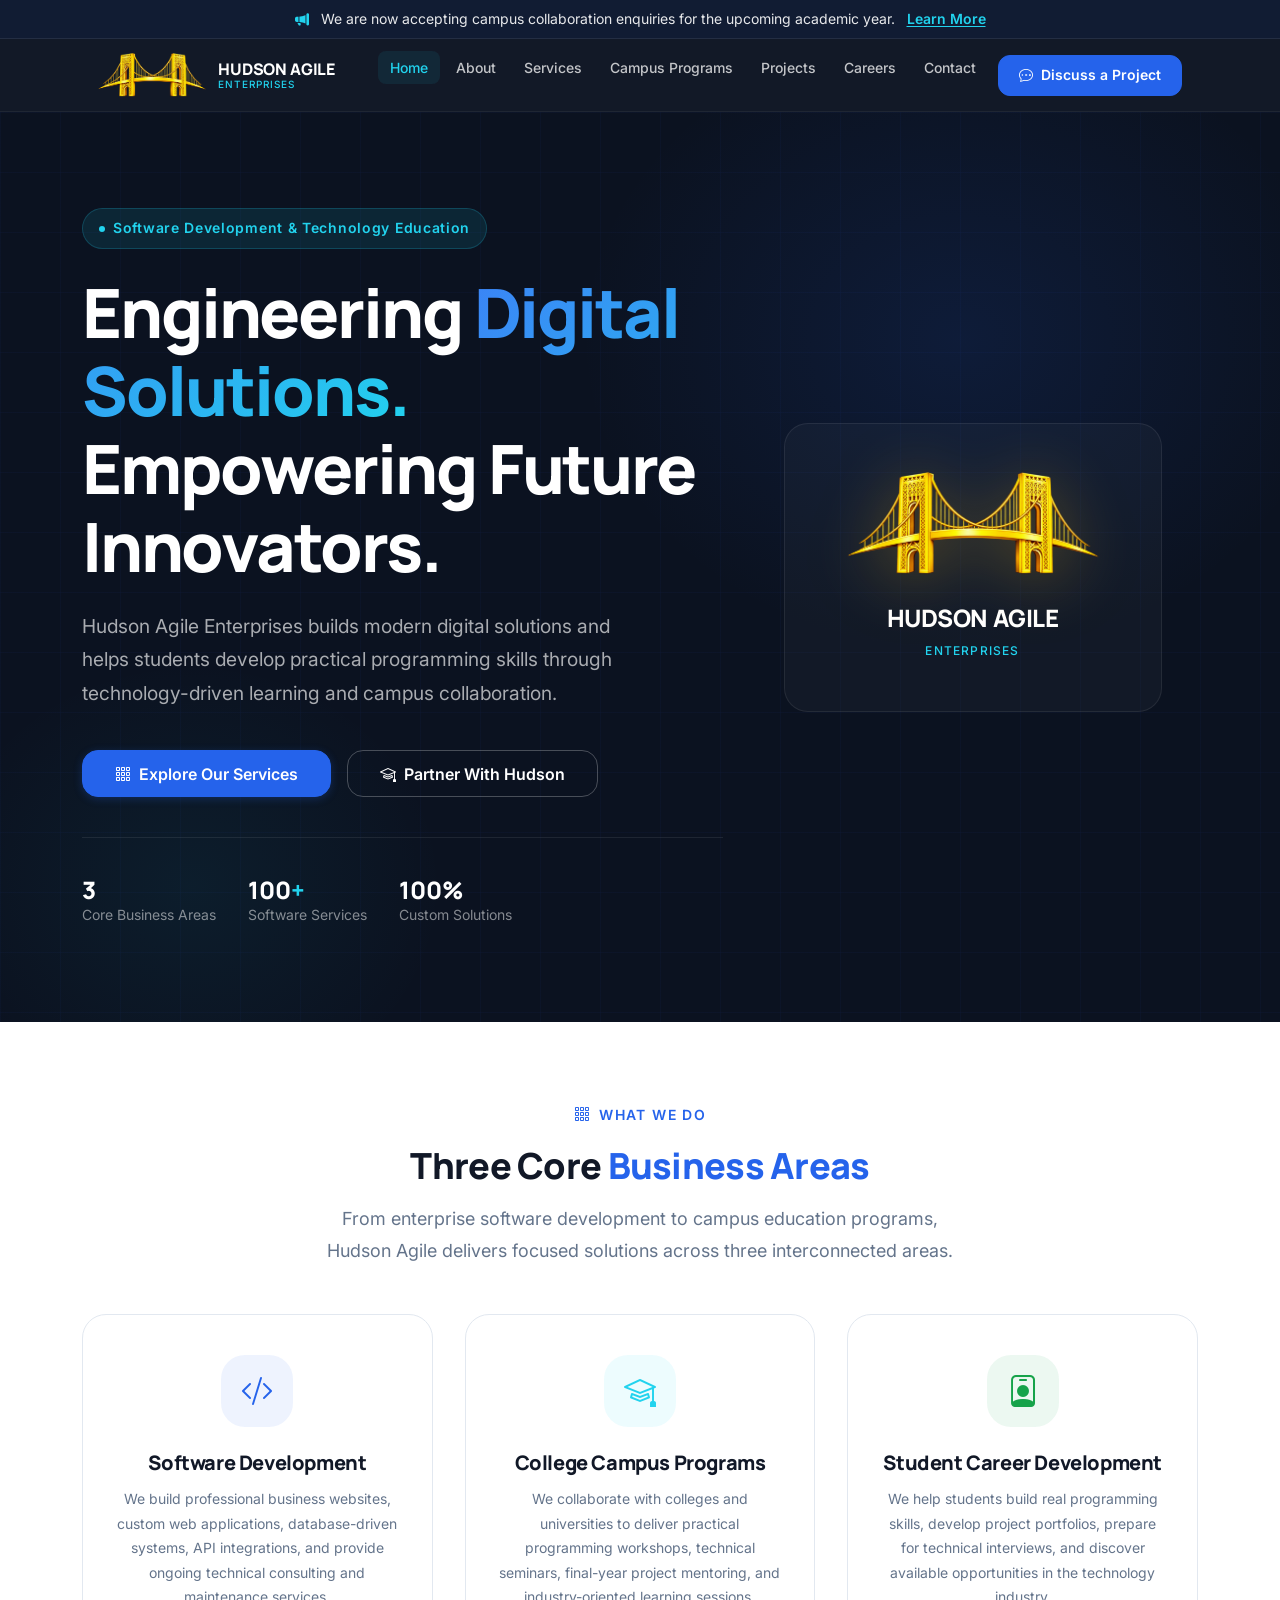
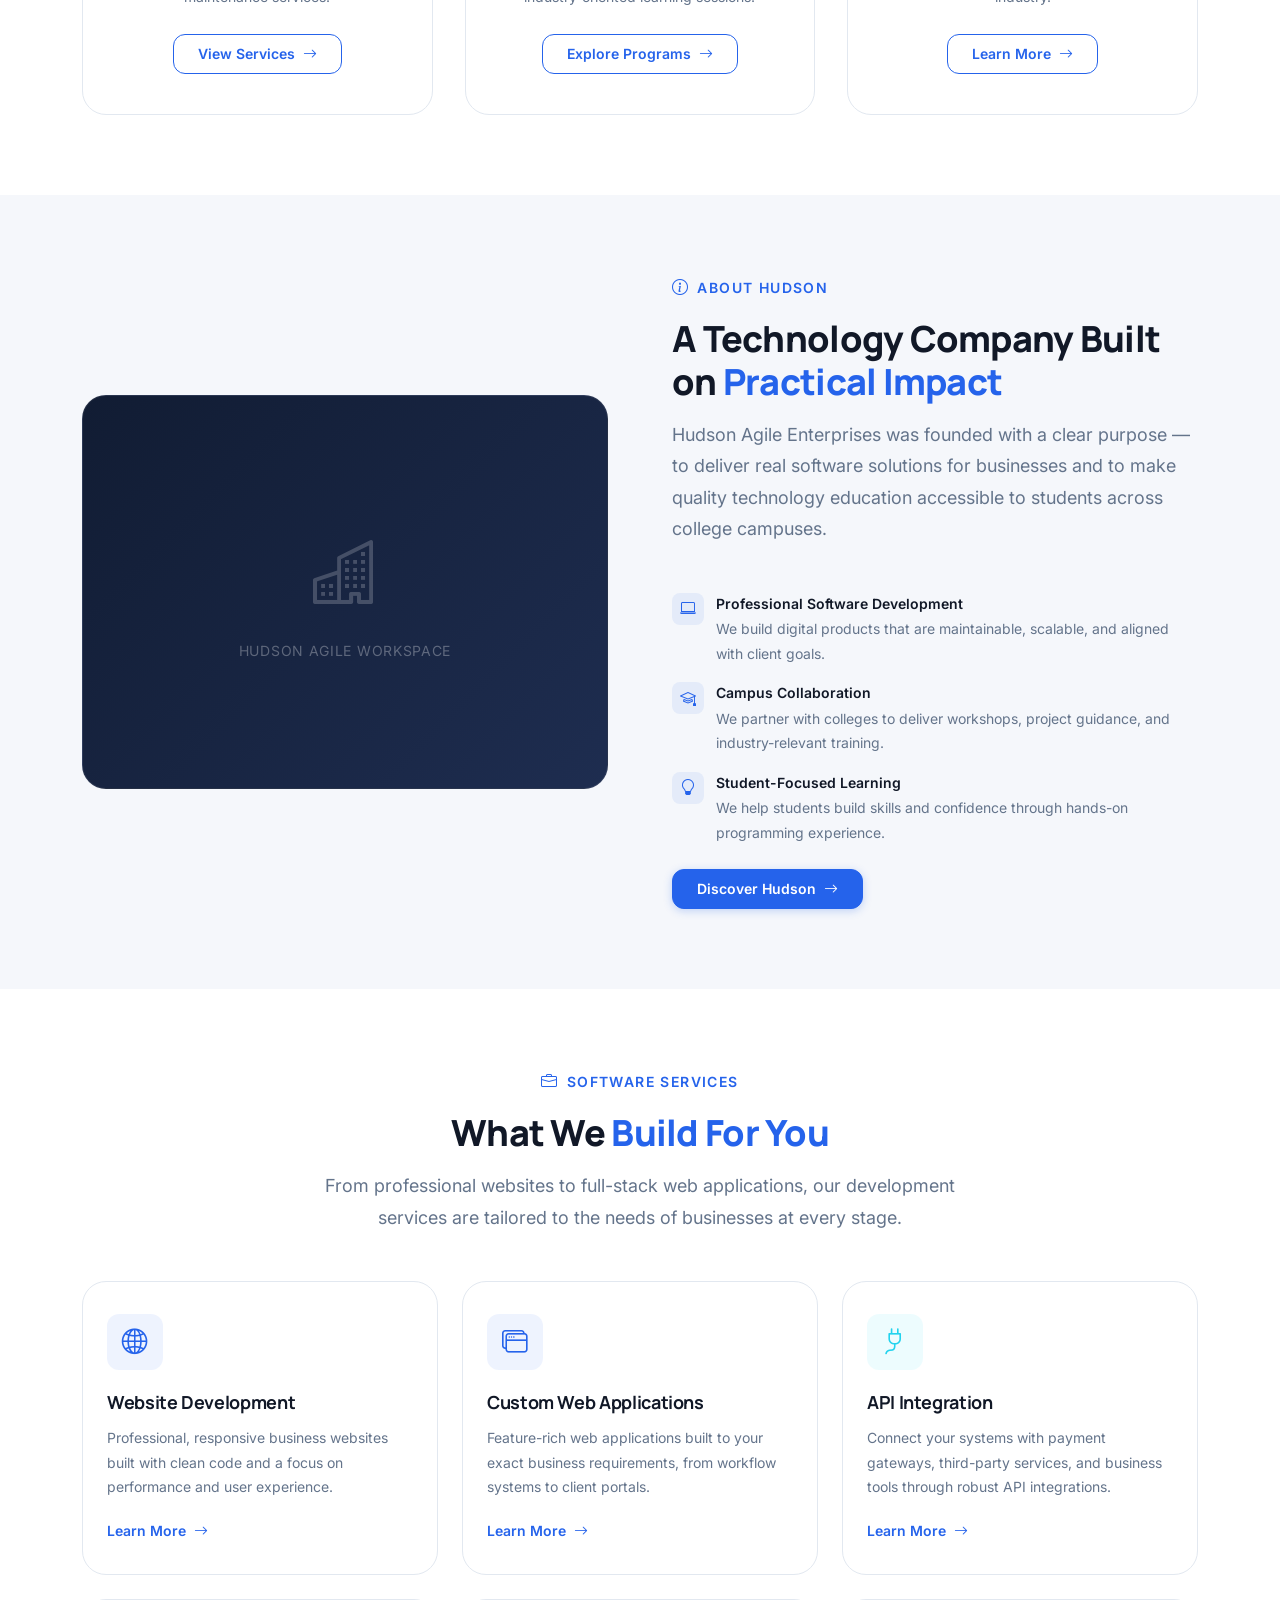
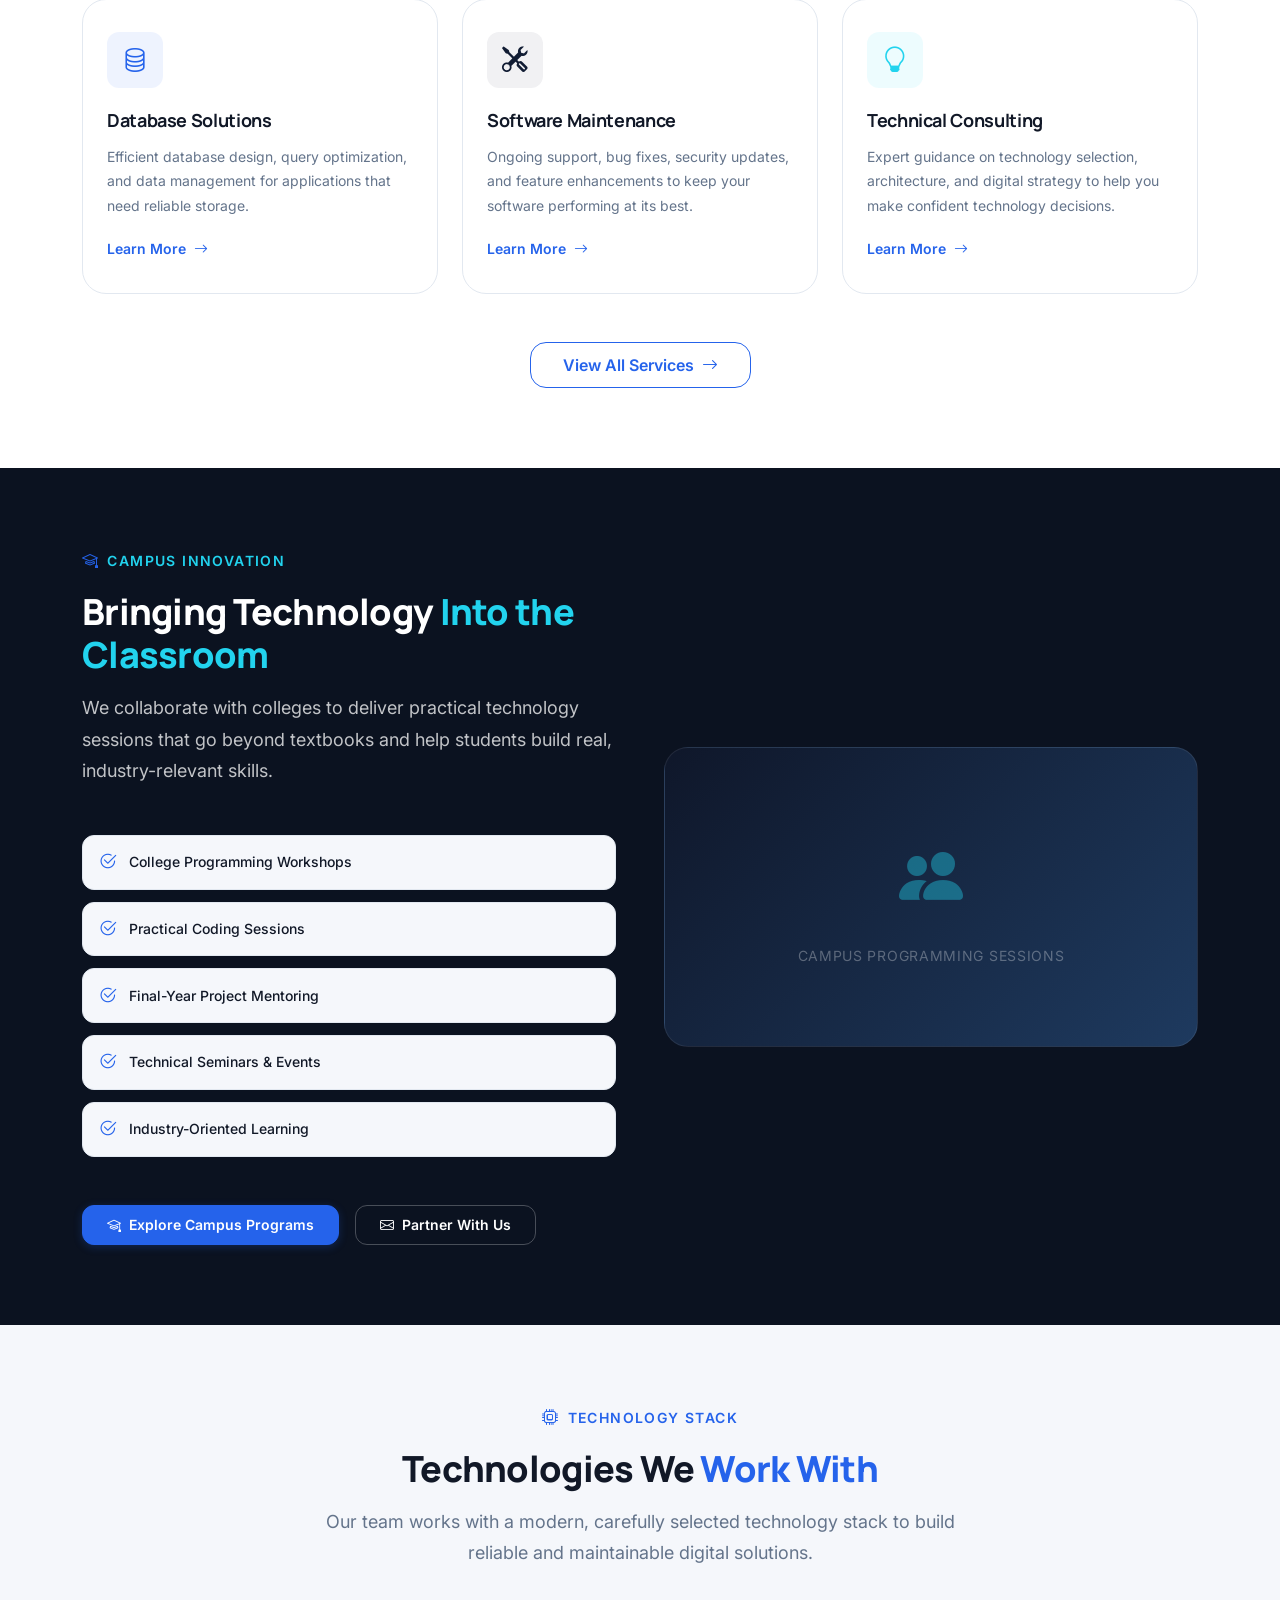
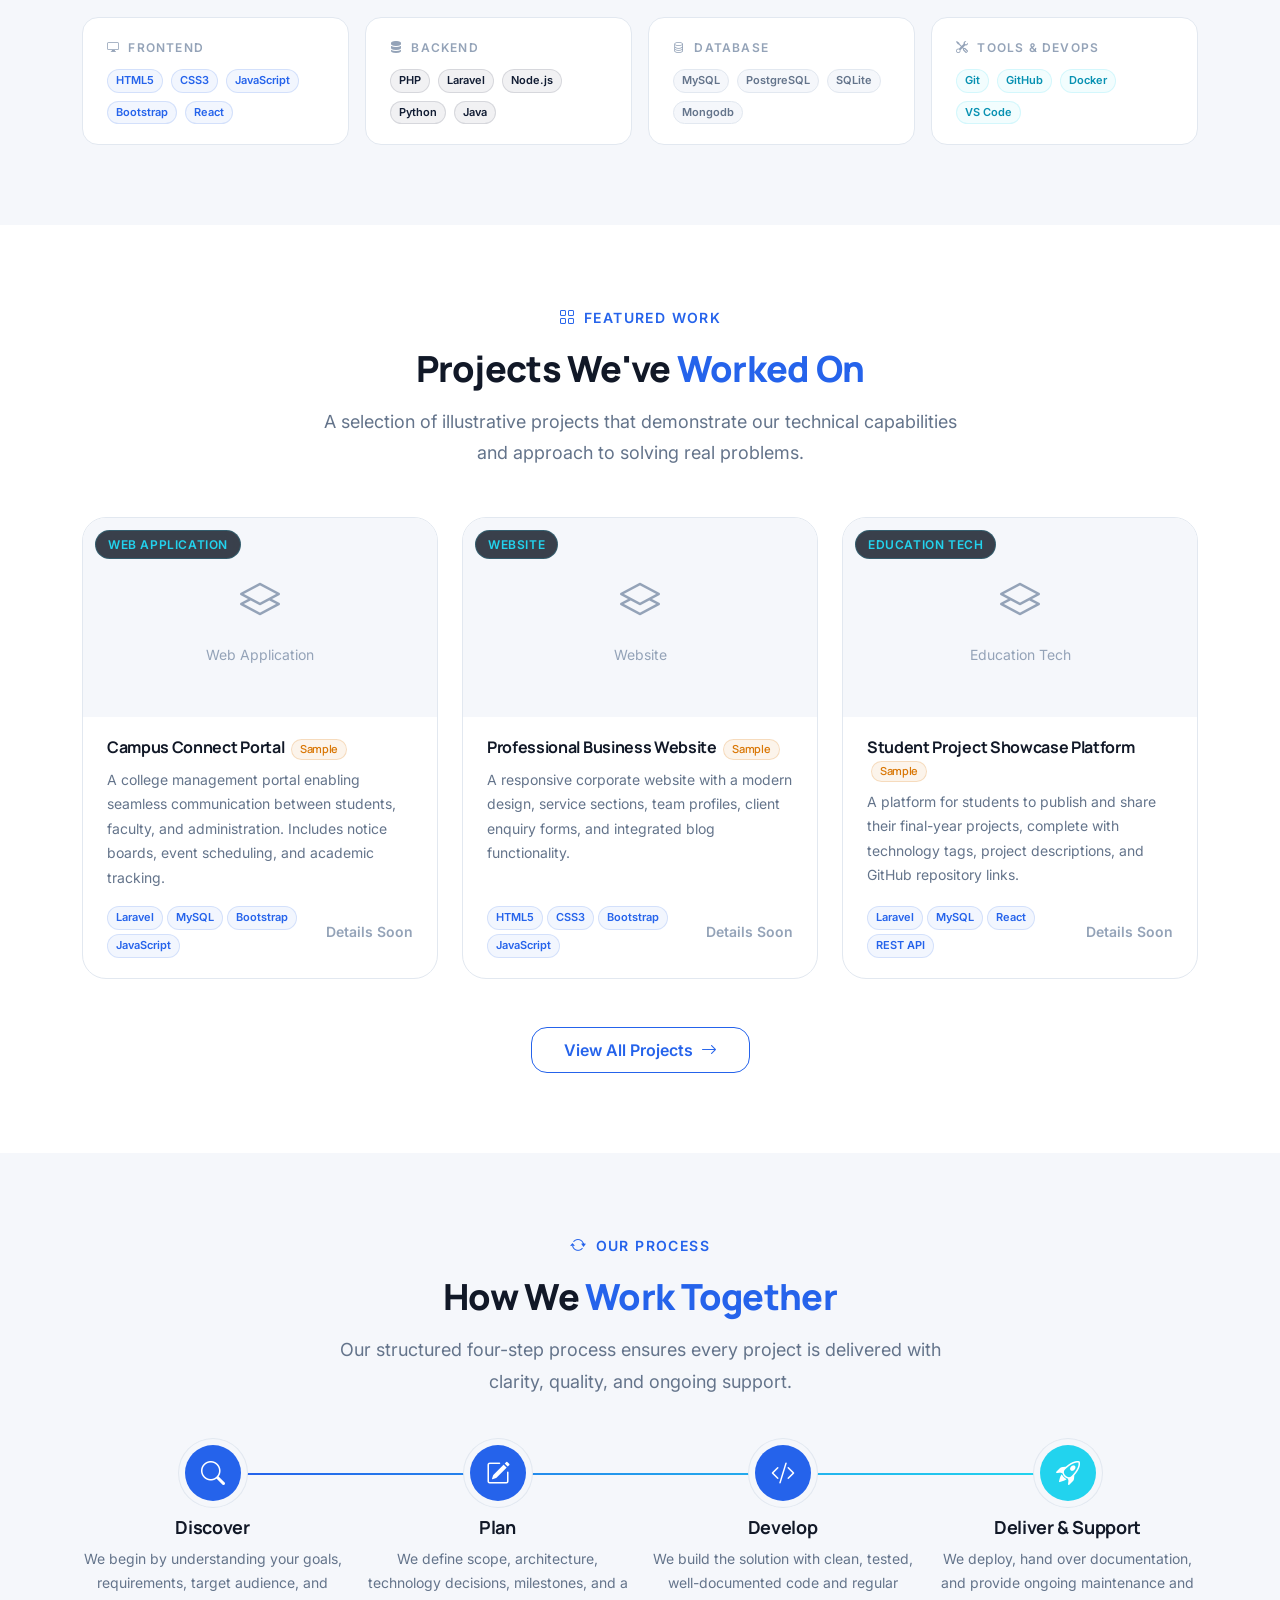
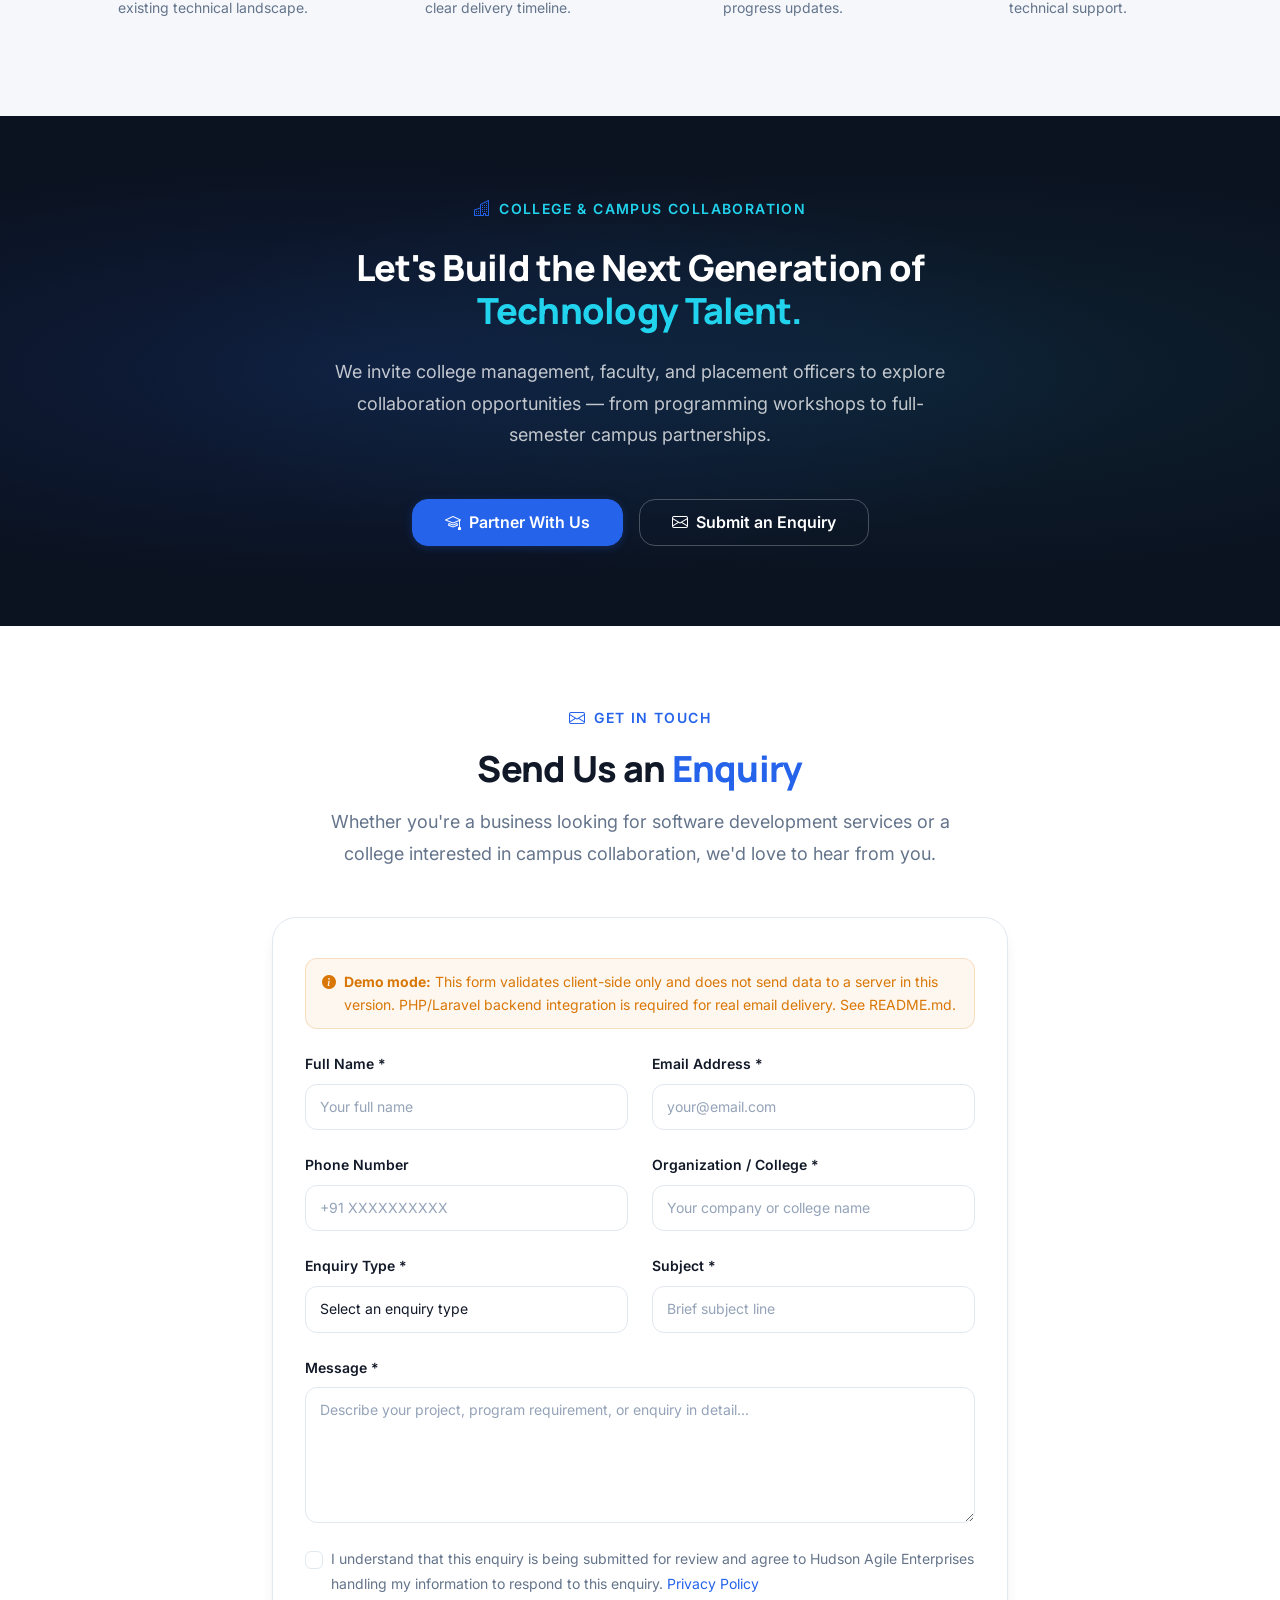
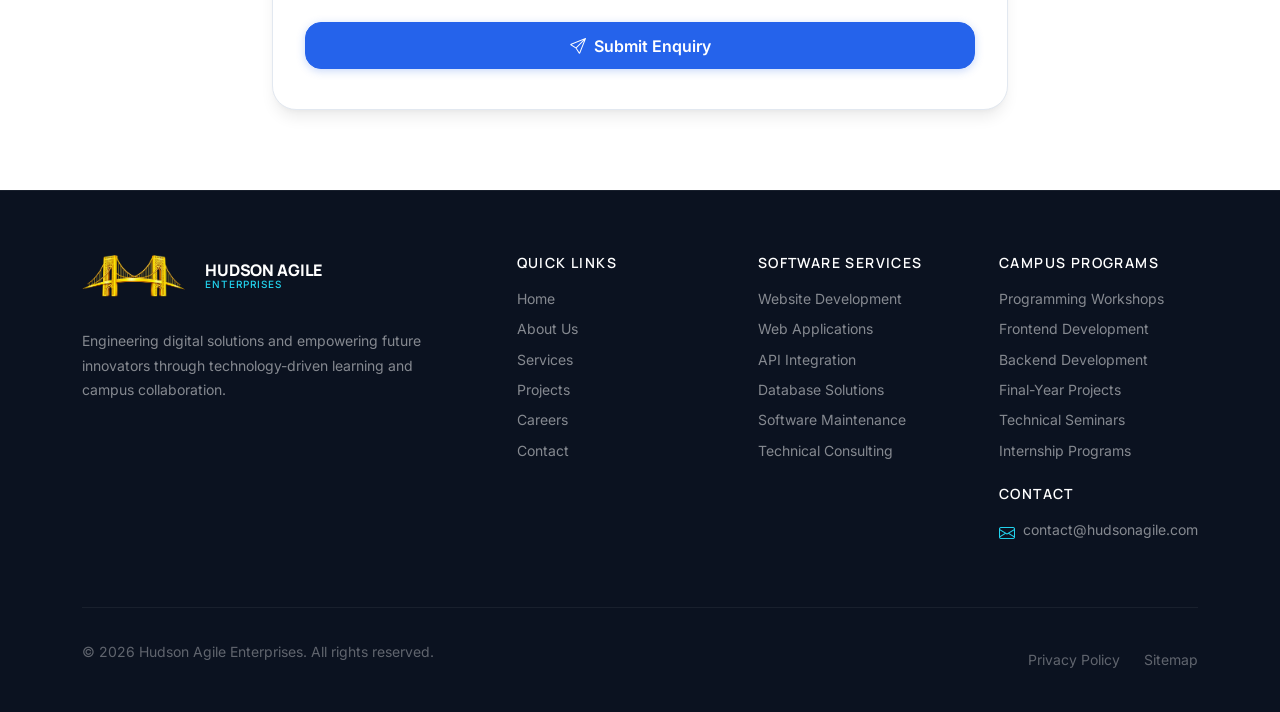
<file: index.html>
<!DOCTYPE html>
<html lang="en">
<head>
  <meta charset="UTF-8" />
  <meta name="viewport" content="width=device-width, initial-scale=1.0" />

  <!-- SEO -->
  <title>Hudson Agile Enterprises — Engineering Digital Solutions. Empowering Future Innovators.</title>
  <meta name="description" content="Hudson Agile Enterprises builds modern digital solutions and empowers students through practical programming education, campus collaboration, and technology-driven learning." />
  <meta name="keywords" content="software development, web development, campus programs, student projects, programming education, Hudson Agile" />
  <link rel="canonical" href="https://hudsonagile.com/" /><!-- Update with production URL -->

  <!-- Open Graph -->
  <meta property="og:type"        content="website" />
  <meta property="og:title"       content="Hudson Agile Enterprises — Engineering Digital Solutions" />
  <meta property="og:description" content="Modern digital solutions and practical technology education for businesses and students." />
  <meta property="og:url"         content="https://hudsonagile.com/" />
  <meta property="og:image"       content="https://hudsonagile.com/assets/images/branding/logo.png" />
  <meta property="og:site_name"   content="Hudson Agile Enterprises" />

  <!-- Twitter Card -->
  <meta name="twitter:card"        content="summary_large_image" />
  <meta name="twitter:title"       content="Hudson Agile Enterprises" />
  <meta name="twitter:description" content="Engineering Digital Solutions. Empowering Future Innovators." />

  <!-- Favicon placeholder -->
  <link rel="icon" type="image/png" href="assets/images/branding/logo.png" />

  <!-- Bootstrap 5 CSS -->
  <link href="https://cdn.jsdelivr.net/npm/bootstrap@5.3.3/dist/css/bootstrap.min.css" rel="stylesheet" integrity="sha384-QWTKZyjpPEjISv5WaRU9OFeRpok6YctnYmDr5pNlyT2bRjXh0JMhjY6hW+ALEwIH" crossorigin="anonymous" />

  <!-- Bootstrap Icons -->
  <link href="https://cdn.jsdelivr.net/npm/bootstrap-icons@1.11.3/font/bootstrap-icons.min.css" rel="stylesheet" />

  <!-- Hudson Design System -->
  <link rel="stylesheet" href="assets/css/variables.css" />
  <link rel="stylesheet" href="assets/css/base.css" />
  <link rel="stylesheet" href="assets/css/layout.css" />
  <link rel="stylesheet" href="assets/css/components.css" />
  <link rel="stylesheet" href="assets/css/pages.css" />
  <link rel="stylesheet" href="assets/css/responsive.css" />
</head>

<body>

<!-- ═══════ SHARED HEADER (loaded by components.js) ═══════ -->
<div id="site-header"></div>

<!-- ═══════════════════════════════════════════════════════
     SECTION 1 — HERO
═══════════════════════════════════════════════════════ -->
<section class="hero-section" aria-label="Hudson Agile Enterprises introduction">
  <!-- Background decorations -->
  <div class="hero-bg-grid"    aria-hidden="true"></div>
  <div class="hero-bg-glow"    aria-hidden="true"></div>
  <div class="hero-bg-glow-2"  aria-hidden="true"></div>

  <div class="container position-relative">
    <div class="row align-items-center gy-12">

      <!-- Hero Copy -->
      <div class="col-lg-7">
        <div class="hero-badge">
          <span class="dot" aria-hidden="true"></span>
          Software Development &amp; Technology Education
        </div>

        <h1 class="hero-title">
          Engineering <span class="accent">Digital Solutions.</span><br />
          Empowering Future Innovators.
        </h1>

        <p class="hero-description">
          Hudson Agile Enterprises builds modern digital solutions and helps students develop
          practical programming skills through technology-driven learning and campus collaboration.
        </p>

        <div class="hero-actions">
          <a href="services.html" class="btn-hudson btn-primary-blue btn-lg">
            <i class="bi bi-grid-3x3-gap"></i>
            Explore Our Services
          </a>
          <a href="campus-programs.html" class="btn-hudson btn-outline-white btn-lg">
            <i class="bi bi-mortarboard"></i>
            Partner With Hudson
          </a>
        </div>

        <!-- Trust indicators — factual and unexaggerated -->
        <div class="hero-stats-strip">
          <div class="hero-stat">
            <span class="hero-stat-value">3</span>
            <span class="hero-stat-label">Core Business Areas</span>
          </div>
          <div class="hero-stat">
            <span class="hero-stat-value">100<span style="color:var(--color-cyan);">+</span></span>
            <span class="hero-stat-label">Software Services</span>
          </div>
          <div class="hero-stat">
            <span class="hero-stat-value">100%</span>
            <span class="hero-stat-label">Custom Solutions</span>
          </div>
        </div>
      </div>

      <!-- Hero Visual — Logo Display -->
      <div class="col-lg-5">
        <div class="hero-visual">
          <div class="hero-logo-display">
            <img
              src="assets/images/branding/logo.png"
              alt="Hudson Agile Enterprises — golden bridge logo"
              class="hero-logo-img"
              width="280"
              height="160"
              loading="eager"
            />
            <div class="hero-logo-wordmark">
              <span class="name">HUDSON AGILE</span>
              <span class="tagline">Enterprises</span>
            </div>
          </div>
        </div>
      </div>

    </div><!-- /.row -->
  </div><!-- /.container -->
</section>

<!-- ═══════════════════════════════════════════════════════
     SECTION 2 — THREE BUSINESS AREAS
═══════════════════════════════════════════════════════ -->
<section class="section section-white" aria-labelledby="areas-heading">
  <div class="container">
    <div class="text-center mb-5">
      <div class="section-label">
        <i class="bi bi-grid-3x3-gap"></i> What We Do
      </div>
      <h2 class="section-title" id="areas-heading">
        Three Core <span>Business Areas</span>
      </h2>
      <p class="section-description mx-auto">
        From enterprise software development to campus education programs, Hudson Agile delivers
        focused solutions across three interconnected areas.
      </p>
    </div>

    <div class="areas-grid">

      <!-- Area 1: Software Development -->
      <div class="area-card">
        <div class="area-card-icon service-card-icon-blue">
          <i class="bi bi-code-slash" style="font-size:2rem;color:var(--color-blue);"></i>
        </div>
        <h3 class="area-card-title">Software Development</h3>
        <p class="area-card-desc">
          We build professional business websites, custom web applications, database-driven systems,
          API integrations, and provide ongoing technical consulting and maintenance services.
        </p>
        <a href="services.html" class="btn-hudson btn-outline-blue">
          View Services <i class="bi bi-arrow-right"></i>
        </a>
      </div>

      <!-- Area 2: Campus Programs -->
      <div class="area-card">
        <div class="area-card-icon" style="background:rgba(34,211,238,0.08);">
          <i class="bi bi-mortarboard" style="font-size:2rem;color:var(--color-cyan);"></i>
        </div>
        <h3 class="area-card-title">College Campus Programs</h3>
        <p class="area-card-desc">
          We collaborate with colleges and universities to deliver practical programming workshops,
          technical seminars, final-year project mentoring, and industry-oriented learning sessions.
        </p>
        <a href="campus-programs.html" class="btn-hudson btn-outline-blue">
          Explore Programs <i class="bi bi-arrow-right"></i>
        </a>
      </div>

      <!-- Area 3: Student Career Development -->
      <div class="area-card">
        <div class="area-card-icon" style="background:rgba(22,163,74,0.08);">
          <i class="bi bi-person-badge" style="font-size:2rem;color:var(--color-success);"></i>
        </div>
        <h3 class="area-card-title">Student Career Development</h3>
        <p class="area-card-desc">
          We help students build real programming skills, develop project portfolios, prepare for
          technical interviews, and discover available opportunities in the technology industry.
        </p>
        <a href="careers.html" class="btn-hudson btn-outline-blue">
          Learn More <i class="bi bi-arrow-right"></i>
        </a>
      </div>

    </div><!-- /.areas-grid -->
  </div>
</section>

<!-- ═══════════════════════════════════════════════════════
     SECTION 3 — ABOUT HUDSON
═══════════════════════════════════════════════════════ -->
<section class="section section-light" aria-labelledby="about-home-heading">
  <div class="container">
    <div class="about-split">

      <!-- Image Side -->
      <div class="about-image-wrapper">
        <div class="home-about-placeholder" role="img" aria-label="Hudson Agile team and technology workspace">
          <i class="bi bi-buildings" aria-hidden="true"></i>
          <span style="font-size:var(--text-sm);color:rgba(255,255,255,0.3);letter-spacing:0.05em;text-transform:uppercase;">Hudson Agile Workspace</span>
        </div>
      </div>

      <!-- Text Side -->
      <div>
        <div class="section-label">
          <i class="bi bi-info-circle"></i> About Hudson
        </div>
        <h2 class="section-title" id="about-home-heading">
          A Technology Company Built on <span>Practical Impact</span>
        </h2>
        <p class="section-description mb-5">
          Hudson Agile Enterprises was founded with a clear purpose — to deliver real software solutions
          for businesses and to make quality technology education accessible to students across college campuses.
        </p>

        <div class="about-values-list">
          <div class="about-value-item">
            <div class="about-value-icon"><i class="bi bi-laptop" aria-hidden="true"></i></div>
            <div class="about-value-text">
              <div class="about-value-title">Professional Software Development</div>
              <div class="about-value-desc">We build digital products that are maintainable, scalable, and aligned with client goals.</div>
            </div>
          </div>
          <div class="about-value-item">
            <div class="about-value-icon"><i class="bi bi-mortarboard" aria-hidden="true"></i></div>
            <div class="about-value-text">
              <div class="about-value-title">Campus Collaboration</div>
              <div class="about-value-desc">We partner with colleges to deliver workshops, project guidance, and industry-relevant training.</div>
            </div>
          </div>
          <div class="about-value-item">
            <div class="about-value-icon"><i class="bi bi-lightbulb" aria-hidden="true"></i></div>
            <div class="about-value-text">
              <div class="about-value-title">Student-Focused Learning</div>
              <div class="about-value-desc">We help students build skills and confidence through hands-on programming experience.</div>
            </div>
          </div>
        </div>

        <a href="about.html" class="btn-hudson btn-primary-blue">
          Discover Hudson <i class="bi bi-arrow-right"></i>
        </a>
      </div>

    </div><!-- /.about-split -->
  </div>
</section>

<!-- ═══════════════════════════════════════════════════════
     SECTION 4 — SOFTWARE SERVICES (6 CARDS)
═══════════════════════════════════════════════════════ -->
<section class="section section-white" aria-labelledby="services-home-heading">
  <div class="container">
    <div class="text-center mb-5">
      <div class="section-label">
        <i class="bi bi-briefcase"></i> Software Services
      </div>
      <h2 class="section-title" id="services-home-heading">
        What We <span>Build For You</span>
      </h2>
      <p class="section-description mx-auto">
        From professional websites to full-stack web applications, our development services
        are tailored to the needs of businesses at every stage.
      </p>
    </div>

    <div class="services-grid">

      <article class="service-card">
        <div class="service-card-icon service-card-icon-blue"><i class="bi bi-globe2" aria-hidden="true"></i></div>
        <h3 class="service-card-title">Website Development</h3>
        <p class="service-card-desc">Professional, responsive business websites built with clean code and a focus on performance and user experience.</p>
        <a href="services.html#website-development" class="service-card-link">
          Learn More <i class="bi bi-arrow-right" aria-hidden="true"></i>
        </a>
      </article>

      <article class="service-card">
        <div class="service-card-icon service-card-icon-blue"><i class="bi bi-window-stack" aria-hidden="true"></i></div>
        <h3 class="service-card-title">Custom Web Applications</h3>
        <p class="service-card-desc">Feature-rich web applications built to your exact business requirements, from workflow systems to client portals.</p>
        <a href="services.html#web-applications" class="service-card-link">
          Learn More <i class="bi bi-arrow-right" aria-hidden="true"></i>
        </a>
      </article>

      <article class="service-card">
        <div class="service-card-icon service-card-icon-cyan"><i class="bi bi-plug" aria-hidden="true"></i></div>
        <h3 class="service-card-title">API Integration</h3>
        <p class="service-card-desc">Connect your systems with payment gateways, third-party services, and business tools through robust API integrations.</p>
        <a href="services.html#api-integration" class="service-card-link">
          Learn More <i class="bi bi-arrow-right" aria-hidden="true"></i>
        </a>
      </article>

      <article class="service-card">
        <div class="service-card-icon service-card-icon-blue"><i class="bi bi-database" aria-hidden="true"></i></div>
        <h3 class="service-card-title">Database Solutions</h3>
        <p class="service-card-desc">Efficient database design, query optimization, and data management for applications that need reliable storage.</p>
        <a href="services.html#database-solutions" class="service-card-link">
          Learn More <i class="bi bi-arrow-right" aria-hidden="true"></i>
        </a>
      </article>

      <article class="service-card">
        <div class="service-card-icon service-card-icon-navy"><i class="bi bi-tools" aria-hidden="true"></i></div>
        <h3 class="service-card-title">Software Maintenance</h3>
        <p class="service-card-desc">Ongoing support, bug fixes, security updates, and feature enhancements to keep your software performing at its best.</p>
        <a href="services.html#software-maintenance" class="service-card-link">
          Learn More <i class="bi bi-arrow-right" aria-hidden="true"></i>
        </a>
      </article>

      <article class="service-card">
        <div class="service-card-icon service-card-icon-cyan"><i class="bi bi-lightbulb" aria-hidden="true"></i></div>
        <h3 class="service-card-title">Technical Consulting</h3>
        <p class="service-card-desc">Expert guidance on technology selection, architecture, and digital strategy to help you make confident technology decisions.</p>
        <a href="services.html#technical-consulting" class="service-card-link">
          Learn More <i class="bi bi-arrow-right" aria-hidden="true"></i>
        </a>
      </article>

    </div><!-- /.services-grid -->

    <div class="text-center mt-5">
      <a href="services.html" class="btn-hudson btn-outline-blue btn-lg">
        View All Services <i class="bi bi-arrow-right"></i>
      </a>
    </div>
  </div>
</section>

<!-- ═══════════════════════════════════════════════════════
     SECTION 5 — CAMPUS INNOVATION
═══════════════════════════════════════════════════════ -->
<section class="section section-dark" aria-labelledby="campus-home-heading">
  <div class="container">
    <div class="campus-highlight">

      <!-- Left: Content -->
      <div>
        <div class="section-label">
          <i class="bi bi-mortarboard"></i>
          <span style="color:var(--color-cyan);">Campus Innovation</span>
        </div>
        <h2 class="section-title section-title-light" id="campus-home-heading">
          Bringing Technology <span style="color:var(--color-cyan);">Into the Classroom</span>
        </h2>
        <p class="section-description section-description-light mb-5">
          We collaborate with colleges to deliver practical technology sessions that go beyond
          textbooks and help students build real, industry-relevant skills.
        </p>

        <div class="campus-program-list">
          <div class="campus-program-item">
            <i class="bi bi-check2-circle" aria-hidden="true"></i>
            <span>College Programming Workshops</span>
          </div>
          <div class="campus-program-item">
            <i class="bi bi-check2-circle" aria-hidden="true"></i>
            <span>Practical Coding Sessions</span>
          </div>
          <div class="campus-program-item">
            <i class="bi bi-check2-circle" aria-hidden="true"></i>
            <span>Final-Year Project Mentoring</span>
          </div>
          <div class="campus-program-item">
            <i class="bi bi-check2-circle" aria-hidden="true"></i>
            <span>Technical Seminars &amp; Events</span>
          </div>
          <div class="campus-program-item">
            <i class="bi bi-check2-circle" aria-hidden="true"></i>
            <span>Industry-Oriented Learning</span>
          </div>
        </div>

        <div class="mt-5 d-flex gap-3 flex-wrap">
          <a href="campus-programs.html" class="btn-hudson btn-primary-blue">
            <i class="bi bi-mortarboard"></i> Explore Campus Programs
          </a>
          <a href="contact.html?enquiry=campus" class="btn-hudson btn-outline-white">
            <i class="bi bi-envelope"></i> Partner With Us
          </a>
        </div>
      </div>

      <!-- Right: Visual -->
      <div>
        <div class="campus-hero-placeholder" role="img" aria-label="Students engaged in programming workshop on campus">
          <i class="bi bi-people-fill" aria-hidden="true"></i>
          <span style="font-size:var(--text-sm);color:rgba(255,255,255,0.3);letter-spacing:0.05em;text-transform:uppercase;">Campus Programming Sessions</span>
        </div>
      </div>

    </div><!-- /.campus-highlight -->
  </div>
</section>

<!-- ═══════════════════════════════════════════════════════
     SECTION 6 — TECHNOLOGY STACK
═══════════════════════════════════════════════════════ -->
<section class="section section-light" aria-labelledby="tech-stack-heading">
  <div class="container">
    <div class="text-center mb-5">
      <div class="section-label">
        <i class="bi bi-cpu"></i> Technology Stack
      </div>
      <h2 class="section-title" id="tech-stack-heading">
        Technologies We <span>Work With</span>
      </h2>
      <p class="section-description mx-auto">
        Our team works with a modern, carefully selected technology stack to build
        reliable and maintainable digital solutions.
      </p>
    </div>

    <div class="tech-stack-grid">
      <div class="tech-category">
        <div class="tech-category-title"><i class="bi bi-display me-1"></i> Frontend</div>
        <div class="tech-badges">
          <span class="badge-tech badge-tech-blue">HTML5</span>
          <span class="badge-tech badge-tech-blue">CSS3</span>
          <span class="badge-tech badge-tech-blue">JavaScript</span>
          <span class="badge-tech badge-tech-blue">Bootstrap</span>
          <span class="badge-tech badge-tech-blue">React</span>
        </div>
      </div>
      <div class="tech-category">
        <div class="tech-category-title"><i class="bi bi-server me-1"></i> Backend</div>
        <div class="tech-badges">
          <span class="badge-tech badge-tech-navy">PHP</span>
          <span class="badge-tech badge-tech-navy">Laravel</span>
          <span class="badge-tech badge-tech-navy">Node.js</span>
          <span class="badge-tech badge-tech-navy">Python</span>
          <span class="badge-tech badge-tech-navy">Java</span>
        </div>
      </div>
      <div class="tech-category">
        <div class="tech-category-title"><i class="bi bi-database me-1"></i> Database</div>
        <div class="tech-badges">
          <span class="badge-tech">MySQL</span>
          <span class="badge-tech">PostgreSQL</span>
          <span class="badge-tech">SQLite</span>
          <span class="badge-tech">Mongodb</span>
        </div>
      </div>
      <div class="tech-category">
        <div class="tech-category-title"><i class="bi bi-tools me-1"></i> Tools &amp; DevOps</div>
        <div class="tech-badges">
          <span class="badge-tech badge-tech-cyan">Git</span>
          <span class="badge-tech badge-tech-cyan">GitHub</span>
          <span class="badge-tech badge-tech-cyan">Docker</span>
          <span class="badge-tech badge-tech-cyan">VS Code</span>
        </div>
      </div>
    </div>

  </div>
</section>

<!-- ═══════════════════════════════════════════════════════
     SECTION 7 — FEATURED PROJECTS
═══════════════════════════════════════════════════════ -->
<section class="section section-white" aria-labelledby="projects-home-heading">
  <div class="container">
    <div class="text-center mb-5">
      <div class="section-label">
        <i class="bi bi-grid"></i> Featured Work
      </div>
      <h2 class="section-title" id="projects-home-heading">
        Projects We've <span>Worked On</span>
      </h2>
      <p class="section-description mx-auto">
        A selection of illustrative projects that demonstrate our technical capabilities
        and approach to solving real problems.
      </p>
    </div>

    <!-- Rendered by projects.js renderFeatured() -->
    <div class="projects-grid" id="featured-projects-grid" aria-live="polite">
      <!-- Featured project cards injected by JavaScript -->
      <noscript>
        <p class="text-center" style="color:var(--color-text-secondary);">
          Please enable JavaScript to view project cards.
        </p>
      </noscript>
    </div>

    <div class="text-center mt-5">
      <a href="projects.html" class="btn-hudson btn-outline-blue btn-lg">
        View All Projects <i class="bi bi-arrow-right"></i>
      </a>
    </div>
  </div>
</section>

<!-- ═══════════════════════════════════════════════════════
     SECTION 8 — OUR PROCESS
═══════════════════════════════════════════════════════ -->
<section class="section section-light" aria-labelledby="process-heading">
  <div class="container">
    <div class="text-center mb-5">
      <div class="section-label">
        <i class="bi bi-arrow-repeat"></i> Our Process
      </div>
      <h2 class="section-title" id="process-heading">
        How We <span>Work Together</span>
      </h2>
      <p class="section-description mx-auto">
        Our structured four-step process ensures every project is delivered with clarity,
        quality, and ongoing support.
      </p>
    </div>

    <div class="process-steps">

      <div class="process-step">
        <div class="process-step-number">
          <i class="bi bi-search process-step-icon" aria-hidden="true"></i>
        </div>
        <h3 class="process-step-title">Discover</h3>
        <p class="process-step-desc">
          We begin by understanding your goals, requirements, target audience, and existing technical landscape.
        </p>
      </div>

      <div class="process-step">
        <div class="process-step-number">
          <i class="bi bi-pencil-square process-step-icon" aria-hidden="true"></i>
        </div>
        <h3 class="process-step-title">Plan</h3>
        <p class="process-step-desc">
          We define scope, architecture, technology decisions, milestones, and a clear delivery timeline.
        </p>
      </div>

      <div class="process-step">
        <div class="process-step-number">
          <i class="bi bi-code-slash process-step-icon" aria-hidden="true"></i>
        </div>
        <h3 class="process-step-title">Develop</h3>
        <p class="process-step-desc">
          We build the solution with clean, tested, well-documented code and regular progress updates.
        </p>
      </div>

      <div class="process-step">
        <div class="process-step-number" style="background:var(--color-cyan);">
          <i class="bi bi-rocket-takeoff process-step-icon" aria-hidden="true"></i>
        </div>
        <h3 class="process-step-title">Deliver &amp; Support</h3>
        <p class="process-step-desc">
          We deploy, hand over documentation, and provide ongoing maintenance and technical support.
        </p>
      </div>

    </div><!-- /.process-steps -->
  </div>
</section>

<!-- ═══════════════════════════════════════════════════════
     SECTION 9 — CAMPUS PARTNERSHIP CTA
═══════════════════════════════════════════════════════ -->
<section class="cta-section section" aria-labelledby="partnership-cta-heading">
  <div class="container text-center">
    <div class="section-label justify-content-center mb-4">
      <i class="bi bi-buildings"></i>
      <span style="color:var(--color-cyan);">College &amp; Campus Collaboration</span>
    </div>
    <h2 class="section-title section-title-light mb-4" id="partnership-cta-heading">
      Let's Build the Next Generation of<br /><span style="color:var(--color-cyan);">Technology Talent.</span>
    </h2>
    <p class="section-description section-description-light mx-auto mb-5">
      We invite college management, faculty, and placement officers to explore collaboration
      opportunities — from programming workshops to full-semester campus partnerships.
    </p>
    <div class="cta-actions">
      <a href="campus-programs.html" class="btn-hudson btn-primary-blue btn-lg">
        <i class="bi bi-mortarboard"></i> Partner With Us
      </a>
      <a href="contact.html?enquiry=campus" class="btn-hudson btn-outline-white btn-lg">
        <i class="bi bi-envelope"></i> Submit an Enquiry
      </a>
    </div>
  </div>
</section>

<!-- ═══════════════════════════════════════════════════════
     SECTION 10 — CONTACT / ENQUIRY FORM
═══════════════════════════════════════════════════════ -->
<section class="section section-white" aria-labelledby="enquiry-heading" id="enquiry">
  <div class="container">
    <div class="row justify-content-center">
      <div class="col-lg-8">
        <div class="text-center mb-5">
          <div class="section-label justify-content-center">
            <i class="bi bi-envelope"></i> Get In Touch
          </div>
          <h2 class="section-title" id="enquiry-heading">
            Send Us an <span>Enquiry</span>
          </h2>
          <p class="section-description mx-auto">
            Whether you're a business looking for software development services or a college interested
            in campus collaboration, we'd love to hear from you.
          </p>
        </div>

        <div class="form-card">

          <!-- Demo Notice (Frontend-only) -->
          <div class="demo-disclaimer" role="note">
            <i class="bi bi-info-circle-fill flex-shrink-0"></i>
            <span>
              <strong>Demo mode:</strong> This form validates client-side only and does not send data to a server in this version.
              PHP/Laravel backend integration is required for real email delivery. See README.md.
            </span>
          </div>

          <!-- Form Body -->
          <form
            id="home-enquiry-form"
            data-validate
            novalidate
            aria-label="Project and campus enquiry form"
          >
            <div data-form-body>
              <div class="row g-4 form-hudson">

                <div class="col-md-6">
                  <label for="hf-name" class="form-label">Full Name *</label>
                  <input
                    type="text"
                    id="hf-name"
                    name="full_name"
                    class="form-control"
                    placeholder="Your full name"
                    data-required
                    autocomplete="name"
                    data-min-length="2"
                  />
                </div>

                <div class="col-md-6">
                  <label for="hf-email" class="form-label">Email Address *</label>
                  <input
                    type="email"
                    id="hf-email"
                    name="email"
                    class="form-control"
                    placeholder="your@email.com"
                    data-required
                    autocomplete="email"
                  />
                </div>

                <div class="col-md-6">
                  <label for="hf-phone" class="form-label">Phone Number</label>
                  <input
                    type="tel"
                    id="hf-phone"
                    name="phone"
                    class="form-control"
                    placeholder="+91 XXXXXXXXXX"
                    autocomplete="tel"
                    data-type="phone"
                  />
                </div>

                <div class="col-md-6">
                  <label for="hf-org" class="form-label">Organization / College *</label>
                  <input
                    type="text"
                    id="hf-org"
                    name="organization"
                    class="form-control"
                    placeholder="Your company or college name"
                    data-required
                    data-min-length="2"
                  />
                </div>

                <div class="col-md-6">
                  <label for="hf-type" class="form-label">Enquiry Type *</label>
                  <select id="hf-type" name="enquiry_type" class="form-select" data-required>
                    <option value="">Select an enquiry type</option>
                    <option value="software_development">Software Development</option>
                    <option value="campus_program">College Campus Program</option>
                    <option value="student_internship">Student Internship</option>
                    <option value="final_year_project">Final-Year Project</option>
                    <option value="technical_workshop">Technical Workshop</option>
                    <option value="other">Other</option>
                  </select>
                </div>

                <div class="col-md-6">
                  <label for="hf-subject" class="form-label">Subject *</label>
                  <input
                    type="text"
                    id="hf-subject"
                    name="subject"
                    class="form-control"
                    placeholder="Brief subject line"
                    data-required
                    data-min-length="4"
                  />
                </div>

                <div class="col-12">
                  <label for="hf-message" class="form-label">Message *</label>
                  <textarea
                    id="hf-message"
                    name="message"
                    class="form-control"
                    rows="5"
                    placeholder="Describe your project, program requirement, or enquiry in detail..."
                    data-required
                    data-min-length="20"
                  ></textarea>
                </div>

                <div class="col-12">
                  <div class="form-check d-flex align-items-start gap-2">
                    <input
                      type="checkbox"
                      id="hf-consent"
                      name="consent"
                      class="form-check-input mt-1"
                      data-consent
                    />
                    <label for="hf-consent" class="form-check-label">
                      I understand that this enquiry is being submitted for review and agree to
                      Hudson Agile Enterprises handling my information to respond to this enquiry.
                      <a href="privacy-policy.html">Privacy Policy</a>
                    </label>
                  </div>
                </div>

                <div class="col-12">
                  <button type="submit" class="btn-hudson btn-primary-blue btn-lg w-100">
                    <i class="bi bi-send"></i> Submit Enquiry
                  </button>
                </div>

              </div><!-- /.row -->
            </div><!-- /[data-form-body] -->

            <!-- Success State -->
            <div data-success-state class="form-success-state" role="alert" aria-live="polite">
              <div class="form-success-icon">
                <i class="bi bi-check-lg"></i>
              </div>
              <h3 class="form-success-title">Enquiry Received</h3>
              <p class="form-success-desc">
                Thank you for reaching out to Hudson Agile Enterprises. We have noted your enquiry
                and will respond as soon as possible.
              </p>
              <div class="form-demo-notice">
                <i class="bi bi-info-circle-fill flex-shrink-0"></i>
                <span>
                  <strong>Note:</strong> This is a frontend demo. Your enquiry has not been sent to a server.
                  PHP/Laravel integration is required for real email delivery. See README.md.
                </span>
              </div>
              <button
                type="button"
                class="btn-hudson btn-ghost mt-4"
                onclick="location.reload()"
              >
                <i class="bi bi-arrow-counterclockwise"></i> Submit Another Enquiry
              </button>
            </div>

          </form>
        </div><!-- /.form-card -->
      </div>
    </div>
  </div>
</section>

<!-- ═══════ SHARED FOOTER (loaded by components.js) ═══════ -->
<div id="site-footer"></div>

<!-- ═══════ SCRIPTS ═══════ -->
<!-- Data files must load before JS modules -->
<script src="data/site-config.js"></script>
<script src="data/services.js"></script>
<script src="data/projects.js"></script>

<!-- JS Modules -->
<script src="assets/js/utils.js"></script>
<script src="assets/js/components.js"></script>
<script src="assets/js/navigation.js"></script>
<script src="assets/js/forms.js"></script>
<script src="assets/js/projects.js"></script>
<script src="assets/js/main.js"></script>

<!-- Bootstrap 5 JS -->
<script src="https://cdn.jsdelivr.net/npm/bootstrap@5.3.3/dist/js/bootstrap.bundle.min.js" integrity="sha384-YvpcrYf0tY3lHB60NNkmXc4s9bIOgUxi8T/jzmxX6Rw5JkJJA1l5LpMGTkYqNzy" crossorigin="anonymous"></script>

</body>
</html>
</file>
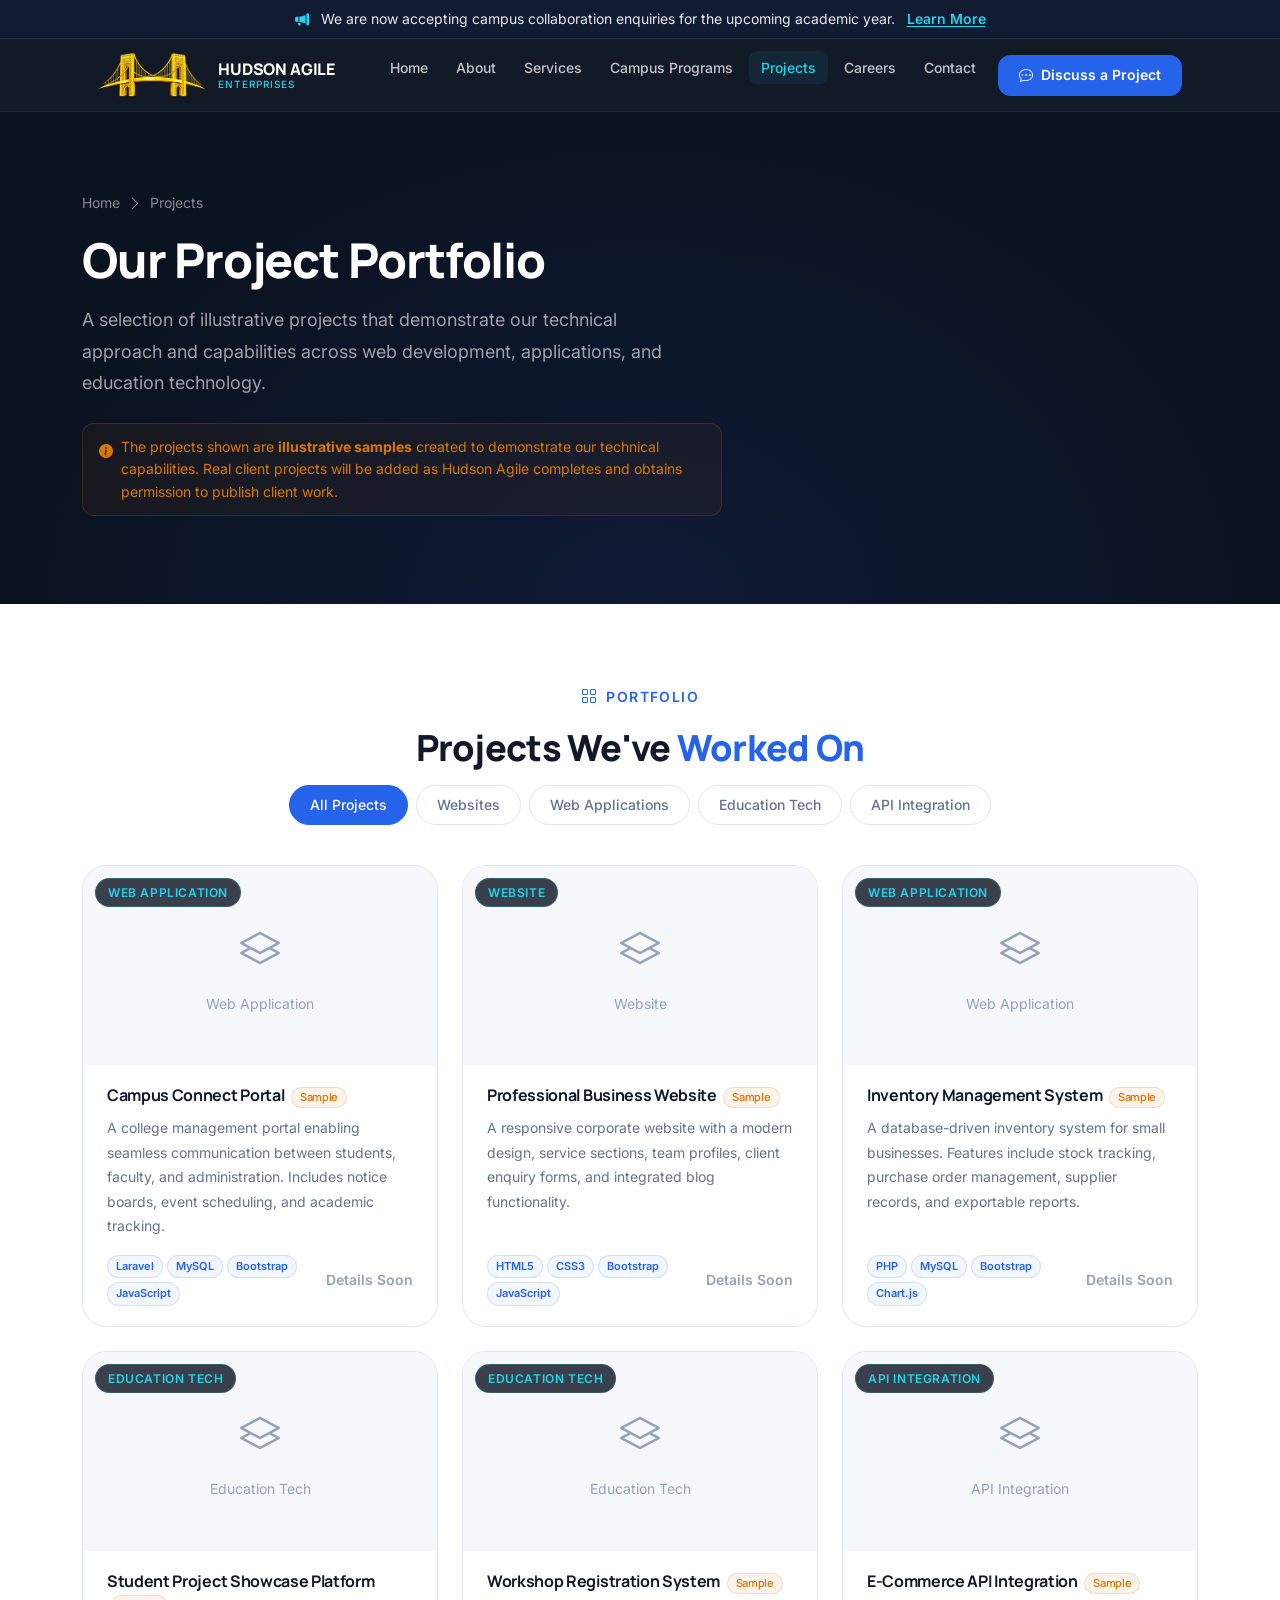
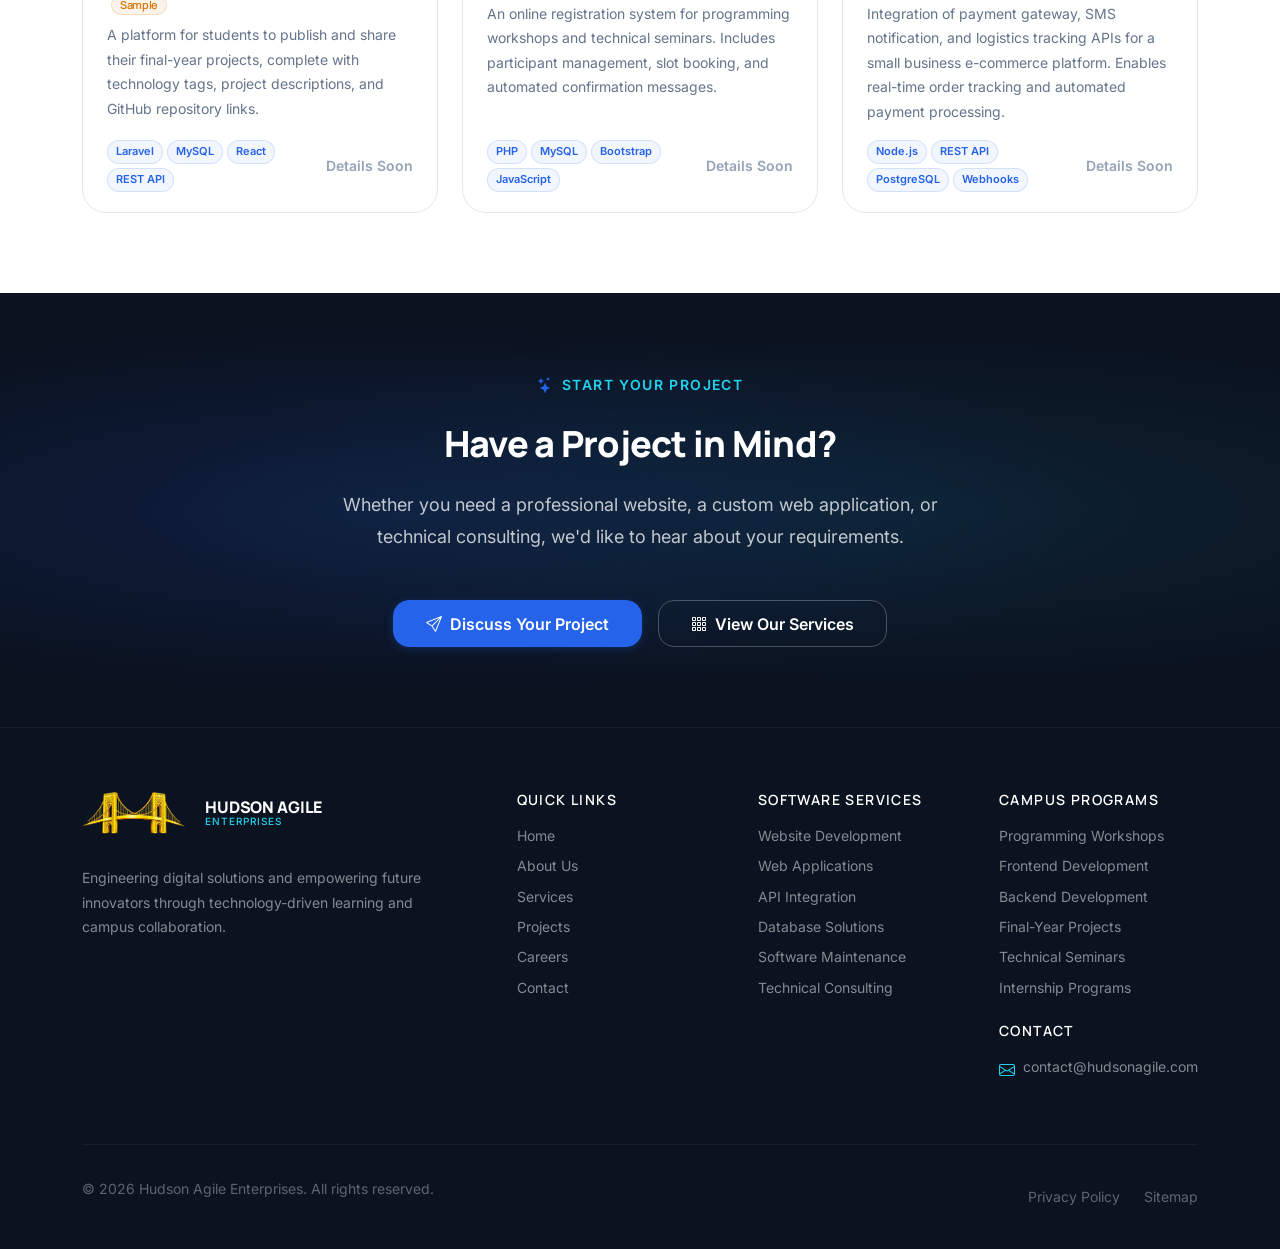
<file: projects.html>
<!DOCTYPE html>
<html lang="en">
<head>
  <meta charset="UTF-8" />
  <meta name="viewport" content="width=device-width, initial-scale=1.0" />

  <title>Project Portfolio — Hudson Agile Enterprises</title>
  <meta name="description" content="Explore Hudson Agile Enterprises' project portfolio — web applications, business websites, education technology, and API integration projects." />
  <link rel="canonical" href="https://hudsonagile.com/projects.html" />

  <!-- Open Graph -->
  <meta property="og:type"        content="website" />
  <meta property="og:title"       content="Projects — Hudson Agile Enterprises" />
  <meta property="og:description" content="Sample projects demonstrating Hudson Agile's capabilities in web development, applications, education tech, and API integration." />
  <meta property="og:url"         content="https://hudsonagile.com/projects.html" />
  <meta property="og:image"       content="https://hudsonagile.com/assets/images/branding/logo.png" />

  <link rel="icon" type="image/png" href="assets/images/branding/logo.png" />

  <!-- Bootstrap 5 CSS -->
  <link href="https://cdn.jsdelivr.net/npm/bootstrap@5.3.3/dist/css/bootstrap.min.css" rel="stylesheet" integrity="sha384-QWTKZyjpPEjISv5WaRU9OFeRpok6YctnYmDr5pNlyT2bRjXh0JMhjY6hW+ALEwIH" crossorigin="anonymous" />
  <!-- Bootstrap Icons -->
  <link href="https://cdn.jsdelivr.net/npm/bootstrap-icons@1.11.3/font/bootstrap-icons.min.css" rel="stylesheet" />

  <!-- Hudson Design System -->
  <link rel="stylesheet" href="assets/css/variables.css" />
  <link rel="stylesheet" href="assets/css/base.css" />
  <link rel="stylesheet" href="assets/css/layout.css" />
  <link rel="stylesheet" href="assets/css/components.css" />
  <link rel="stylesheet" href="assets/css/pages.css" />
  <link rel="stylesheet" href="assets/css/responsive.css" />
</head>

<body>

<!-- Shared Header -->
<div id="site-header"></div>

<!-- ── PAGE HERO ── -->
<section class="page-hero" aria-label="Projects page introduction">
  <div class="container position-relative">
    <nav class="page-hero-breadcrumb" aria-label="Breadcrumb">
      <a href="index.html">Home</a>
      <i class="bi bi-chevron-right"></i>
      <span aria-current="page">Projects</span>
    </nav>
    <h1 class="page-hero-title">Our Project Portfolio</h1>
    <p class="page-hero-desc">
      A selection of illustrative projects that demonstrate our technical approach
      and capabilities across web development, applications, and education technology.
    </p>
    <div class="mt-4">
      <div class="demo-disclaimer d-inline-flex" role="note" style="max-width:640px;">
        <i class="bi bi-info-circle-fill flex-shrink-0 mt-1"></i>
        <span>
          The projects shown are <strong>illustrative samples</strong> created to demonstrate
          our technical capabilities. Real client projects will be added as Hudson Agile
          completes and obtains permission to publish client work.
        </span>
      </div>
    </div>
  </div>
</section>

<!-- ── PORTFOLIO SECTION ── -->
<section class="section section-white" aria-labelledby="portfolio-heading">
  <div class="container">
    <div class="text-center mb-3">
      <div class="section-label justify-content-center">
        <i class="bi bi-grid"></i> Portfolio
      </div>
      <h2 class="section-title" id="portfolio-heading">
        Projects We've <span>Worked On</span>
      </h2>
    </div>

    <!-- Filter Buttons — rendered by projects.js -->
    <div
      id="project-filters"
      class="project-filters"
      role="group"
      aria-label="Filter projects by category"
    >
      <!-- Populated by ProjectsModule.renderFilters() -->
    </div>

    <!-- Projects Grid — rendered by projects.js -->
    <div
      class="projects-grid"
      id="projects-grid"
      aria-live="polite"
      aria-label="Project cards"
    >
      <!-- Empty state -->
      <div class="projects-empty-state" role="status">
        <i class="bi bi-search"></i>
        <h3 style="font-family:var(--font-heading);font-size:var(--text-xl);font-weight:var(--fw-bold);color:var(--color-text-primary);margin-bottom:var(--space-2);">
          No projects in this category yet
        </h3>
        <p style="color:var(--color-text-secondary);">
          Check back soon, or browse all projects to see our full range of work.
        </p>
        <button
          class="btn-hudson btn-outline-blue mt-3"
          onclick="ProjectsModule.setFilter('all')"
        >
          View All Projects
        </button>
      </div>

      <noscript>
        <p class="text-center" style="color:var(--color-text-secondary);padding:3rem 0;">
          Please enable JavaScript to view project cards.
        </p>
      </noscript>
    </div>

  </div>
</section>

<!-- ── HAVE A PROJECT CTA ── -->
<section class="cta-section section" aria-labelledby="projects-cta-heading">
  <div class="container text-center">
    <div class="section-label justify-content-center mb-4">
      <i class="bi bi-stars"></i>
      <span style="color:var(--color-cyan);">Start Your Project</span>
    </div>
    <h2 class="section-title section-title-light mb-4" id="projects-cta-heading">
      Have a Project in Mind?
    </h2>
    <p class="section-description section-description-light mx-auto mb-5">
      Whether you need a professional website, a custom web application, or technical consulting,
      we'd like to hear about your requirements.
    </p>
    <div class="cta-actions">
      <a href="contact.html?enquiry=project" class="btn-hudson btn-primary-blue btn-lg">
        <i class="bi bi-send"></i> Discuss Your Project
      </a>
      <a href="services.html" class="btn-hudson btn-outline-white btn-lg">
        <i class="bi bi-grid-3x3-gap"></i> View Our Services
      </a>
    </div>
  </div>
</section>

<!-- Shared Footer -->
<div id="site-footer"></div>

<!-- Scripts -->
<script src="data/site-config.js"></script>
<script src="data/services.js"></script>
<script src="data/projects.js"></script>
<script src="assets/js/utils.js"></script>
<script src="assets/js/components.js"></script>
<script src="assets/js/navigation.js"></script>
<script src="assets/js/forms.js"></script>
<script src="assets/js/projects.js"></script>
<script src="assets/js/main.js"></script>
<script src="https://cdn.jsdelivr.net/npm/bootstrap@5.3.3/dist/js/bootstrap.bundle.min.js" integrity="sha384-YvpcrYf0tY3lHB60NNkmXc4s9bIOgUxi8T/jzmxX6Rw5JkJJA1l5LpMGTkYqNzy" crossorigin="anonymous"></script>

</body>
</html>
</file>
<file: assets/css/variables.css>
/* ============================================================
   HUDSON AGILE ENTERPRISES — Design Tokens & CSS Variables
   variables.css
   ============================================================ */

:root {
  /* ── Brand Colors ── */
  --color-navy-dark:      #0B1220;
  --color-navy:           #111C33;
  --color-navy-mid:       #162040;
  --color-navy-light:     #1E2D50;

  --color-blue:           #2563EB;
  --color-blue-light:     #3B82F6;
  --color-blue-hover:     #1D4ED8;
  --color-cyan:           #22D3EE;
  --color-cyan-light:     #67E8F9;

  --color-gold:           #D4A017;
  --color-gold-light:     #F5C842;

  /* ── Neutral Colors ── */
  --color-white:          #FFFFFF;
  --color-off-white:      #F5F7FB;
  --color-gray-50:        #F8FAFC;
  --color-gray-100:       #F1F5F9;
  --color-gray-200:       #E2E8F0;
  --color-gray-300:       #CBD5E1;
  --color-gray-400:       #94A3B8;
  --color-gray-500:       #64748B;
  --color-gray-600:       #475569;
  --color-gray-700:       #334155;
  --color-gray-800:       #1E293B;
  --color-gray-900:       #0F172A;

  /* ── Semantic Colors ── */
  --color-text-primary:   #111827;
  --color-text-secondary: #64748B;
  --color-text-muted:     #94A3B8;
  --color-text-inverse:   #FFFFFF;
  --color-border:         #E2E8F0;
  --color-border-dark:    #CBD5E1;
  --color-success:        #16A34A;
  --color-success-bg:     #F0FDF4;
  --color-error:          #DC2626;
  --color-error-bg:       #FEF2F2;
  --color-warning:        #D97706;
  --color-warning-bg:     #FFFBEB;
  --color-surface:        #FFFFFF;
  --color-surface-alt:    #F5F7FB;

  /* ── Background Colors ── */
  --bg-dark:              #0B1220;
  --bg-navy:              #111C33;
  --bg-white:             #FFFFFF;
  --bg-light:             #F5F7FB;
  --bg-card:              #FFFFFF;

  /* ── Typography ── */
  --font-heading:         'Manrope', system-ui, -apple-system, BlinkMacSystemFont, 'Segoe UI', sans-serif;
  --font-body:            'Inter', system-ui, -apple-system, BlinkMacSystemFont, 'Segoe UI', sans-serif;
  --font-mono:            'JetBrains Mono', 'Fira Code', 'Cascadia Code', Consolas, 'Courier New', monospace;

  /* ── Font Sizes (fluid) ── */
  --text-xs:              0.75rem;    /* 12px */
  --text-sm:              0.875rem;   /* 14px */
  --text-base:            1rem;       /* 16px */
  --text-lg:              1.125rem;   /* 18px */
  --text-xl:              1.25rem;    /* 20px */
  --text-2xl:             1.5rem;     /* 24px */
  --text-3xl:             1.875rem;   /* 30px */
  --text-4xl:             2.25rem;    /* 36px */
  --text-5xl:             3rem;       /* 48px */
  --text-6xl:             3.75rem;    /* 60px */
  --text-7xl:             4.5rem;     /* 72px */

  /* ── Font Weights ── */
  --fw-regular:           400;
  --fw-medium:            500;
  --fw-semibold:          600;
  --fw-bold:              700;
  --fw-extrabold:         800;

  /* ── Line Heights ── */
  --lh-tight:             1.2;
  --lh-snug:              1.35;
  --lh-normal:            1.6;
  --lh-relaxed:           1.75;

  /* ── Letter Spacing ── */
  --ls-tight:             -0.02em;
  --ls-normal:            0;
  --ls-wide:              0.05em;
  --ls-wider:             0.1em;

  /* ── Spacing Scale ── */
  --space-1:              0.25rem;    /* 4px */
  --space-2:              0.5rem;     /* 8px */
  --space-3:              0.75rem;    /* 12px */
  --space-4:              1rem;       /* 16px */
  --space-5:              1.25rem;    /* 20px */
  --space-6:              1.5rem;     /* 24px */
  --space-8:              2rem;       /* 32px */
  --space-10:             2.5rem;     /* 40px */
  --space-12:             3rem;       /* 48px */
  --space-16:             4rem;       /* 64px */
  --space-20:             5rem;       /* 80px */
  --space-24:             6rem;       /* 96px */
  --space-32:             8rem;       /* 128px */

  /* ── Section Spacing ── */
  --section-py:           5rem;
  --section-py-sm:        3rem;

  /* ── Border Radius ── */
  --radius-sm:            0.375rem;   /* 6px */
  --radius-md:            0.5rem;     /* 8px */
  --radius-lg:            0.75rem;    /* 12px */
  --radius-xl:            1rem;       /* 16px */
  --radius-2xl:           1.5rem;     /* 24px */
  --radius-full:          9999px;

  /* ── Shadows ── */
  --shadow-sm:            0 1px 2px 0 rgba(0, 0, 0, 0.05);
  --shadow-md:            0 4px 6px -1px rgba(0, 0, 0, 0.07), 0 2px 4px -2px rgba(0, 0, 0, 0.05);
  --shadow-lg:            0 10px 15px -3px rgba(0, 0, 0, 0.08), 0 4px 6px -4px rgba(0, 0, 0, 0.05);
  --shadow-xl:            0 20px 25px -5px rgba(0, 0, 0, 0.08), 0 8px 10px -6px rgba(0, 0, 0, 0.04);
  --shadow-blue:          0 8px 30px rgba(37, 99, 235, 0.2);
  --shadow-card:          0 2px 8px rgba(0, 0, 0, 0.06), 0 1px 3px rgba(0, 0, 0, 0.04);
  --shadow-card-hover:    0 12px 32px rgba(0, 0, 0, 0.10), 0 4px 8px rgba(0, 0, 0, 0.06);

  /* ── Transitions ── */
  --transition-fast:      150ms ease;
  --transition-base:      250ms ease;
  --transition-slow:      400ms ease;
  --transition-transform: transform 250ms cubic-bezier(0.34, 1.56, 0.64, 1);

  /* ── Z-Index Scale ── */
  --z-below:              -1;
  --z-base:               0;
  --z-raised:             10;
  --z-dropdown:           100;
  --z-sticky:             200;
  --z-fixed:              300;
  --z-modal-overlay:      400;
  --z-modal:              500;
  --z-toast:              600;

  /* ── Container Widths ── */
  --container-sm:         640px;
  --container-md:         768px;
  --container-lg:         1024px;
  --container-xl:         1280px;
  --container-2xl:        1400px;

  /* ── Navbar ── */
  --navbar-height:        72px;
  --navbar-height-mobile: 64px;

  /* ── Announcement Bar ── */
  --announcement-height:  40px;
}
</file>
<file: assets/css/base.css>
/* ============================================================
   HUDSON AGILE ENTERPRISES — Base Styles
   base.css
   ============================================================ */

/* ── Google Fonts ── */
@import url('https://fonts.googleapis.com/css2?family=Manrope:wght@400;500;600;700;800&family=Inter:wght@300;400;500;600;700&display=swap');

/* ── Reset & Box Sizing ── */
*,
*::before,
*::after {
  box-sizing: border-box;
  margin: 0;
  padding: 0;
}

html {
  scroll-behavior: smooth;
  font-size: 16px;
  -webkit-text-size-adjust: 100%;
}

@media (prefers-reduced-motion: reduce) {
  html {
    scroll-behavior: auto;
  }
  *,
  *::before,
  *::after {
    animation-duration: 0.01ms !important;
    animation-iteration-count: 1 !important;
    transition-duration: 0.01ms !important;
    scroll-behavior: auto !important;
  }
}

body {
  font-family: var(--font-body);
  font-size: var(--text-base);
  font-weight: var(--fw-regular);
  line-height: var(--lh-normal);
  color: var(--color-text-primary);
  background-color: var(--bg-white);
  overflow-x: hidden;
  -webkit-font-smoothing: antialiased;
  -moz-osx-font-smoothing: grayscale;
}

/* ── Headings ── */
h1, h2, h3, h4, h5, h6 {
  font-family: var(--font-heading);
  font-weight: var(--fw-bold);
  line-height: var(--lh-tight);
  letter-spacing: var(--ls-tight);
  color: var(--color-text-primary);
}

h1 { font-size: clamp(2rem, 5vw, var(--text-6xl)); }
h2 { font-size: clamp(1.5rem, 3.5vw, var(--text-4xl)); }
h3 { font-size: clamp(1.25rem, 2.5vw, var(--text-2xl)); }
h4 { font-size: var(--text-xl); }
h5 { font-size: var(--text-lg); }
h6 { font-size: var(--text-base); }

/* ── Paragraphs & Text ── */
p {
  line-height: var(--lh-relaxed);
  color: var(--color-text-secondary);
}

p.lead {
  font-size: var(--text-lg);
  color: var(--color-text-secondary);
  line-height: var(--lh-relaxed);
}

/* ── Links ── */
a {
  color: var(--color-blue);
  text-decoration: none;
  transition: color var(--transition-fast);
}

a:hover {
  color: var(--color-blue-hover);
}

/* ── Images ── */
img {
  max-width: 100%;
  height: auto;
  display: block;
}

/* ── Lists ── */
ul, ol {
  list-style: none;
}

/* ── Focus States (Accessibility) ── */
:focus-visible {
  outline: 2px solid var(--color-blue);
  outline-offset: 3px;
  border-radius: var(--radius-sm);
}

:focus:not(:focus-visible) {
  outline: none;
}

/* ── Selection ── */
::selection {
  background-color: var(--color-blue);
  color: var(--color-white);
}

/* ── Scrollbar ── */
::-webkit-scrollbar {
  width: 6px;
}

::-webkit-scrollbar-track {
  background: var(--color-gray-100);
}

::-webkit-scrollbar-thumb {
  background: var(--color-gray-400);
  border-radius: var(--radius-full);
}

::-webkit-scrollbar-thumb:hover {
  background: var(--color-gray-500);
}

/* ── Section Label ── */
.section-label {
  display: inline-flex;
  align-items: center;
  gap: var(--space-2);
  font-family: var(--font-body);
  font-size: var(--text-sm);
  font-weight: var(--fw-semibold);
  letter-spacing: var(--ls-wider);
  text-transform: uppercase;
  color: var(--color-blue);
  margin-bottom: var(--space-4);
}

.section-label .bi {
  font-size: var(--text-base);
}

/* ── Section Title ── */
.section-title {
  font-family: var(--font-heading);
  font-weight: var(--fw-extrabold);
  color: var(--color-text-primary);
  margin-bottom: var(--space-4);
}

.section-title span {
  color: var(--color-blue);
}

.section-title-light {
  color: var(--color-white);
}

.section-title-light span {
  color: var(--color-cyan);
}

/* ── Section Description ── */
.section-description {
  font-size: var(--text-lg);
  color: var(--color-text-secondary);
  line-height: var(--lh-relaxed);
  max-width: 640px;
}

.section-description-light {
  color: rgba(255, 255, 255, 0.75);
}

/* ── Divider ── */
hr.section-divider {
  border: none;
  border-top: 1px solid var(--color-border);
  margin: var(--space-16) 0;
}

/* ── Utility: Visually Hidden (Accessibility) ── */
.visually-hidden {
  position: absolute;
  width: 1px;
  height: 1px;
  padding: 0;
  margin: -1px;
  overflow: hidden;
  clip: rect(0, 0, 0, 0);
  white-space: nowrap;
  border: 0;
}
</file>
<file: assets/css/layout.css>
/* ============================================================
   HUDSON AGILE ENTERPRISES — Layout Styles
   layout.css
   ============================================================ */

/* ── Announcement Bar ── */
.announcement-bar {
  background: var(--color-navy);
  color: rgba(255, 255, 255, 0.9);
  font-size: var(--text-sm);
  padding: var(--space-2) 0;
  text-align: center;
  position: relative;
  z-index: calc(var(--z-sticky) + 10);
  border-bottom: 1px solid rgba(255, 255, 255, 0.08);
}

.announcement-bar a {
  color: var(--color-cyan);
  font-weight: var(--fw-semibold);
  text-decoration: underline;
  text-underline-offset: 2px;
}

.announcement-bar .bi {
  color: var(--color-cyan);
}

/* ── Navigation ── */
.site-navbar {
  background: rgba(11, 18, 32, 0.97);
  backdrop-filter: blur(12px);
  -webkit-backdrop-filter: blur(12px);
  border-bottom: 1px solid rgba(255, 255, 255, 0.06);
  padding: 0;
  min-height: var(--navbar-height);
  transition: box-shadow var(--transition-base), background var(--transition-base);
  position: sticky;
  top: 0;
  z-index: var(--z-sticky);
}

.site-navbar.scrolled {
  box-shadow: 0 4px 24px rgba(0, 0, 0, 0.3);
  background: rgba(11, 18, 32, 0.99);
}

.navbar-inner {
  display: flex;
  align-items: center;
  justify-content: space-between;
  height: var(--navbar-height);
  padding: 0 var(--space-4);
}

/* Brand / Logo */
.navbar-brand-link {
  display: flex;
  align-items: center;
  gap: var(--space-3);
  text-decoration: none;
  flex-shrink: 0;
}

.navbar-logo {
  height: 44px;
  width: auto;
  object-fit: contain;
}

.navbar-brand-text {
  display: flex;
  flex-direction: column;
  line-height: 1.1;
}

.navbar-brand-name {
  font-family: var(--font-heading);
  font-size: var(--text-base);
  font-weight: var(--fw-extrabold);
  color: var(--color-white);
  letter-spacing: -0.01em;
}

.navbar-brand-tagline {
  font-size: 10px;
  font-weight: var(--fw-medium);
  color: var(--color-cyan);
  letter-spacing: var(--ls-wider);
  text-transform: uppercase;
}

/* Nav Links */
.navbar-nav-links {
  display: flex;
  align-items: center;
  gap: var(--space-1);
}

.nav-link-item {
  font-size: var(--text-sm);
  font-weight: var(--fw-medium);
  color: rgba(255, 255, 255, 0.75) !important;
  padding: var(--space-2) var(--space-3) !important;
  border-radius: var(--radius-md);
  transition: color var(--transition-fast), background var(--transition-fast);
  white-space: nowrap;
}

.nav-link-item:hover,
.nav-link-item.active {
  color: var(--color-white) !important;
  background: rgba(255, 255, 255, 0.08);
}

.nav-link-item.active {
  color: var(--color-cyan) !important;
  background: rgba(34, 211, 238, 0.08);
}

/* Navbar Actions */
.navbar-actions {
  display: flex;
  align-items: center;
  gap: var(--space-3);
}

/* Mobile Toggle */
.navbar-toggler-btn {
  display: none;
  background: none;
  border: 1px solid rgba(255, 255, 255, 0.15);
  border-radius: var(--radius-md);
  padding: var(--space-2);
  cursor: pointer;
  color: var(--color-white);
  font-size: 1.25rem;
  line-height: 1;
  transition: background var(--transition-fast);
}

.navbar-toggler-btn:hover {
  background: rgba(255, 255, 255, 0.1);
}

/* Mobile Drawer */
.mobile-nav-drawer {
  display: none;
  background: var(--color-navy-dark);
  border-top: 1px solid rgba(255, 255, 255, 0.06);
  padding: var(--space-4) 0 var(--space-6);
}

.mobile-nav-drawer.open {
  display: block;
}

.mobile-nav-link {
  display: block;
  font-size: var(--text-base);
  font-weight: var(--fw-medium);
  color: rgba(255, 255, 255, 0.8);
  padding: var(--space-3) var(--space-6);
  border-radius: var(--radius-md);
  transition: color var(--transition-fast), background var(--transition-fast);
  margin: 2px var(--space-4);
}

.mobile-nav-link:hover,
.mobile-nav-link.active {
  color: var(--color-white);
  background: rgba(255, 255, 255, 0.08);
}

.mobile-nav-link.active {
  color: var(--color-cyan);
  background: rgba(34, 211, 238, 0.08);
}

.mobile-nav-divider {
  height: 1px;
  background: rgba(255, 255, 255, 0.06);
  margin: var(--space-3) var(--space-6);
}

.mobile-nav-cta {
  margin: var(--space-4) var(--space-6) 0;
}

/* ── Hero Section ── */
.hero-section {
  background: var(--bg-dark);
  position: relative;
  overflow: hidden;
  padding: var(--space-24) 0;
  min-height: 88vh;
  display: flex;
  align-items: center;
}

.hero-bg-grid {
  position: absolute;
  inset: 0;
  background-image:
    linear-gradient(rgba(37, 99, 235, 0.04) 1px, transparent 1px),
    linear-gradient(90deg, rgba(37, 99, 235, 0.04) 1px, transparent 1px);
  background-size: 60px 60px;
  pointer-events: none;
}

.hero-bg-glow {
  position: absolute;
  top: -10%;
  right: -5%;
  width: 60%;
  height: 70%;
  background: radial-gradient(ellipse at center, rgba(37, 99, 235, 0.12) 0%, transparent 70%);
  pointer-events: none;
}

.hero-bg-glow-2 {
  position: absolute;
  bottom: -10%;
  left: -5%;
  width: 40%;
  height: 50%;
  background: radial-gradient(ellipse at center, rgba(34, 211, 238, 0.06) 0%, transparent 70%);
  pointer-events: none;
}

.hero-badge {
  display: inline-flex;
  align-items: center;
  gap: var(--space-2);
  background: rgba(34, 211, 238, 0.1);
  border: 1px solid rgba(34, 211, 238, 0.2);
  color: var(--color-cyan);
  font-size: var(--text-sm);
  font-weight: var(--fw-semibold);
  padding: var(--space-2) var(--space-4);
  border-radius: var(--radius-full);
  margin-bottom: var(--space-6);
  letter-spacing: var(--ls-wide);
}

.hero-badge .dot {
  width: 6px;
  height: 6px;
  border-radius: 50%;
  background: var(--color-cyan);
  animation: pulse-dot 2s ease infinite;
}

@keyframes pulse-dot {
  0%, 100% { opacity: 1; transform: scale(1); }
  50% { opacity: 0.5; transform: scale(0.8); }
}

.hero-title {
  font-family: var(--font-heading);
  font-size: clamp(2.2rem, 5.5vw, 4.25rem);
  font-weight: var(--fw-extrabold);
  color: var(--color-white);
  line-height: 1.15;
  letter-spacing: -0.03em;
  margin-bottom: var(--space-6);
}

.hero-title .accent {
  background: linear-gradient(135deg, var(--color-blue-light), var(--color-cyan));
  -webkit-background-clip: text;
  -webkit-text-fill-color: transparent;
  background-clip: text;
}

.hero-description {
  font-size: clamp(1rem, 2vw, 1.2rem);
  color: rgba(255, 255, 255, 0.65);
  line-height: var(--lh-relaxed);
  margin-bottom: var(--space-10);
  max-width: 560px;
}

.hero-actions {
  display: flex;
  flex-wrap: wrap;
  gap: var(--space-4);
  align-items: center;
}

.hero-visual {
  position: relative;
  display: flex;
  align-items: center;
  justify-content: center;
}

.hero-image-frame {
  position: relative;
  border-radius: var(--radius-2xl);
  overflow: hidden;
  box-shadow: 0 40px 80px rgba(0, 0, 0, 0.4), 0 0 0 1px rgba(255, 255, 255, 0.06);
}

.hero-logo-display {
  display: flex;
  flex-direction: column;
  align-items: center;
  justify-content: center;
  padding: var(--space-12);
  background: rgba(255, 255, 255, 0.03);
  border: 1px solid rgba(255, 255, 255, 0.08);
  border-radius: var(--radius-2xl);
  gap: var(--space-6);
}

.hero-logo-img {
  width: 280px;
  max-width: 90%;
  filter: drop-shadow(0 8px 32px rgba(212, 160, 23, 0.4));
}

.hero-logo-wordmark {
  text-align: center;
}

.hero-logo-wordmark .name {
  font-family: var(--font-heading);
  font-size: var(--text-2xl);
  font-weight: var(--fw-extrabold);
  color: var(--color-white);
  letter-spacing: -0.02em;
  display: block;
}

.hero-logo-wordmark .tagline {
  font-size: var(--text-xs);
  font-weight: var(--fw-medium);
  color: var(--color-cyan);
  letter-spacing: var(--ls-wider);
  text-transform: uppercase;
}

.hero-stats-strip {
  display: flex;
  gap: var(--space-8);
  padding-top: var(--space-10);
  border-top: 1px solid rgba(255, 255, 255, 0.08);
  margin-top: var(--space-10);
  flex-wrap: wrap;
}

.hero-stat {
  display: flex;
  flex-direction: column;
  gap: 2px;
}

.hero-stat-value {
  font-family: var(--font-heading);
  font-size: var(--text-2xl);
  font-weight: var(--fw-extrabold);
  color: var(--color-white);
  line-height: 1;
}

.hero-stat-label {
  font-size: var(--text-sm);
  color: rgba(255, 255, 255, 0.5);
}

/* ── Sections ── */
.section {
  padding: var(--section-py) 0;
}

.section-sm {
  padding: var(--section-py-sm) 0;
}

.section-dark {
  background: var(--bg-dark);
}

.section-navy {
  background: var(--bg-navy);
}

.section-light {
  background: var(--bg-light);
}

.section-white {
  background: var(--bg-white);
}

/* ── Process Timeline ── */
.process-steps {
  display: grid;
  grid-template-columns: repeat(4, 1fr);
  gap: var(--space-6);
  position: relative;
}

.process-steps::before {
  content: '';
  position: absolute;
  top: 28px;
  left: calc(12.5% + 24px);
  right: calc(12.5% + 24px);
  height: 2px;
  background: linear-gradient(90deg, var(--color-blue), var(--color-cyan));
  z-index: 0;
}

.process-step {
  text-align: center;
  position: relative;
  z-index: 1;
}

.process-step-number {
  width: 56px;
  height: 56px;
  border-radius: 50%;
  background: var(--color-blue);
  color: var(--color-white);
  font-family: var(--font-heading);
  font-size: var(--text-lg);
  font-weight: var(--fw-extrabold);
  display: flex;
  align-items: center;
  justify-content: center;
  margin: 0 auto var(--space-4);
  box-shadow: 0 0 0 6px var(--bg-light), 0 0 0 7px var(--color-border);
  position: relative;
  z-index: 2;
}

.process-step-icon {
  font-size: 1.5rem;
  color: var(--color-white);
}

.process-step-title {
  font-family: var(--font-heading);
  font-size: var(--text-lg);
  font-weight: var(--fw-bold);
  color: var(--color-text-primary);
  margin-bottom: var(--space-2);
}

.process-step-desc {
  font-size: var(--text-sm);
  color: var(--color-text-secondary);
  line-height: var(--lh-relaxed);
}

/* ── Tech Stack ── */
.tech-stack-grid {
  display: grid;
  grid-template-columns: repeat(auto-fit, minmax(200px, 1fr));
  gap: var(--space-4);
}

.tech-category {
  background: var(--bg-card);
  border: 1px solid var(--color-border);
  border-radius: var(--radius-xl);
  padding: var(--space-5) var(--space-6);
}

.tech-category-title {
  font-size: var(--text-xs);
  font-weight: var(--fw-semibold);
  letter-spacing: var(--ls-wider);
  text-transform: uppercase;
  color: var(--color-text-muted);
  margin-bottom: var(--space-3);
}

.tech-badges {
  display: flex;
  flex-wrap: wrap;
  gap: var(--space-2);
}

/* ── CTA Section ── */
.cta-section {
  background: var(--bg-dark);
  position: relative;
  overflow: hidden;
}

.cta-section::before {
  content: '';
  position: absolute;
  inset: 0;
  background: radial-gradient(ellipse at 30% 50%, rgba(37, 99, 235, 0.15) 0%, transparent 60%),
              radial-gradient(ellipse at 70% 50%, rgba(34, 211, 238, 0.08) 0%, transparent 60%);
  pointer-events: none;
}

.cta-section .container {
  position: relative;
  z-index: 1;
}

.cta-actions {
  display: flex;
  flex-wrap: wrap;
  gap: var(--space-4);
  justify-content: center;
}

/* ── Page Hero (Inner Pages) ── */
.page-hero {
  background: var(--bg-dark);
  padding: var(--space-20) 0 var(--space-16);
  position: relative;
  overflow: hidden;
}

.page-hero::before {
  content: '';
  position: absolute;
  inset: 0;
  background: radial-gradient(ellipse at 50% 100%, rgba(37, 99, 235, 0.1) 0%, transparent 70%);
  pointer-events: none;
}

.page-hero-breadcrumb {
  display: flex;
  align-items: center;
  gap: var(--space-2);
  font-size: var(--text-sm);
  color: rgba(255, 255, 255, 0.5);
  margin-bottom: var(--space-4);
}

.page-hero-breadcrumb a {
  color: rgba(255, 255, 255, 0.5);
  transition: color var(--transition-fast);
}

.page-hero-breadcrumb a:hover {
  color: var(--color-white);
}

.page-hero-breadcrumb .bi {
  font-size: var(--text-sm);
}

.page-hero-title {
  font-family: var(--font-heading);
  font-size: clamp(1.75rem, 4vw, 3rem);
  font-weight: var(--fw-extrabold);
  color: var(--color-white);
  letter-spacing: -0.025em;
  margin-bottom: var(--space-4);
}

.page-hero-desc {
  font-size: var(--text-lg);
  color: rgba(255, 255, 255, 0.6);
  max-width: 600px;
  line-height: var(--lh-relaxed);
}

/* ── Footer ── */
.site-footer {
  background: var(--bg-dark);
  border-top: 1px solid rgba(255, 255, 255, 0.06);
  color: rgba(255, 255, 255, 0.65);
  padding: var(--space-16) 0 var(--space-8);
}

.footer-grid {
  display: grid;
  grid-template-columns: 2fr 1fr 1fr 1fr;
  gap: var(--space-12);
  margin-bottom: var(--space-12);
}

.footer-brand-desc {
  font-size: var(--text-sm);
  color: rgba(255, 255, 255, 0.5);
  line-height: var(--lh-relaxed);
  margin-top: var(--space-4);
  margin-bottom: var(--space-6);
}

.footer-social-links {
  display: flex;
  gap: var(--space-3);
}

.footer-social-link {
  width: 36px;
  height: 36px;
  border-radius: var(--radius-md);
  background: rgba(255, 255, 255, 0.06);
  border: 1px solid rgba(255, 255, 255, 0.08);
  display: flex;
  align-items: center;
  justify-content: center;
  color: rgba(255, 255, 255, 0.5);
  font-size: var(--text-base);
  transition: background var(--transition-fast), color var(--transition-fast);
}

.footer-social-link:hover {
  background: var(--color-blue);
  color: var(--color-white);
  border-color: var(--color-blue);
}

.footer-col-title {
  font-family: var(--font-heading);
  font-size: var(--text-sm);
  font-weight: var(--fw-semibold);
  letter-spacing: var(--ls-wider);
  text-transform: uppercase;
  color: var(--color-white);
  margin-bottom: var(--space-4);
}

.footer-links {
  display: flex;
  flex-direction: column;
  gap: var(--space-2);
}

.footer-link {
  font-size: var(--text-sm);
  color: rgba(255, 255, 255, 0.5);
  transition: color var(--transition-fast);
}

.footer-link:hover {
  color: var(--color-white);
}

.footer-contact-item {
  display: flex;
  align-items: flex-start;
  gap: var(--space-2);
  font-size: var(--text-sm);
  color: rgba(255, 255, 255, 0.5);
  margin-bottom: var(--space-3);
}

.footer-contact-item .bi {
  color: var(--color-cyan);
  flex-shrink: 0;
  margin-top: 2px;
  font-size: var(--text-base);
}

.footer-bottom {
  border-top: 1px solid rgba(255, 255, 255, 0.06);
  padding-top: var(--space-8);
  display: flex;
  align-items: center;
  justify-content: space-between;
  flex-wrap: wrap;
  gap: var(--space-4);
}

.footer-bottom-text {
  font-size: var(--text-sm);
  color: rgba(255, 255, 255, 0.35);
}

.footer-bottom-links {
  display: flex;
  gap: var(--space-6);
}

.footer-bottom-link {
  font-size: var(--text-sm);
  color: rgba(255, 255, 255, 0.35);
  transition: color var(--transition-fast);
}

.footer-bottom-link:hover {
  color: rgba(255, 255, 255, 0.65);
}

/* ── Back to Top Button ── */
.back-to-top {
  position: fixed;
  bottom: var(--space-6);
  right: var(--space-6);
  width: 44px;
  height: 44px;
  border-radius: 50%;
  background: var(--color-blue);
  color: var(--color-white);
  border: none;
  cursor: pointer;
  display: flex;
  align-items: center;
  justify-content: center;
  font-size: 1.1rem;
  box-shadow: var(--shadow-lg);
  opacity: 0;
  visibility: hidden;
  transform: translateY(8px);
  transition: opacity var(--transition-base), visibility var(--transition-base), transform var(--transition-base), background var(--transition-fast);
  z-index: var(--z-fixed);
}

.back-to-top.visible {
  opacity: 1;
  visibility: visible;
  transform: translateY(0);
}

.back-to-top:hover {
  background: var(--color-blue-hover);
}

/* ── Grid Layouts ── */
.services-grid {
  display: grid;
  grid-template-columns: repeat(3, 1fr);
  gap: var(--space-6);
}

.projects-grid {
  display: grid;
  grid-template-columns: repeat(3, 1fr);
  gap: var(--space-6);
}

.features-grid {
  display: grid;
  grid-template-columns: repeat(3, 1fr);
  gap: var(--space-6);
}

.areas-grid {
  display: grid;
  grid-template-columns: repeat(3, 1fr);
  gap: var(--space-8);
}

.values-grid {
  display: grid;
  grid-template-columns: repeat(2, 1fr);
  gap: var(--space-6);
}

/* ── FAQ Accordion ── */
.faq-item {
  border: 1px solid var(--color-border);
  border-radius: var(--radius-xl);
  margin-bottom: var(--space-3);
  overflow: hidden;
  transition: border-color var(--transition-fast);
}

.faq-item.open {
  border-color: var(--color-blue);
}

.faq-question {
  width: 100%;
  background: none;
  border: none;
  padding: var(--space-5) var(--space-6);
  display: flex;
  align-items: center;
  justify-content: space-between;
  gap: var(--space-4);
  cursor: pointer;
  text-align: left;
  font-family: var(--font-heading);
  font-size: var(--text-base);
  font-weight: var(--fw-semibold);
  color: var(--color-text-primary);
  transition: color var(--transition-fast);
}

.faq-question:hover {
  color: var(--color-blue);
}

.faq-question .faq-icon {
  flex-shrink: 0;
  font-size: var(--text-lg);
  color: var(--color-blue);
  transition: transform var(--transition-base);
}

.faq-item.open .faq-question .faq-icon {
  transform: rotate(45deg);
}

.faq-answer {
  max-height: 0;
  overflow: hidden;
  transition: max-height var(--transition-slow) ease;
}

.faq-item.open .faq-answer {
  max-height: 500px;
}

.faq-answer-inner {
  padding: 0 var(--space-6) var(--space-5);
  font-size: var(--text-sm);
  color: var(--color-text-secondary);
  line-height: var(--lh-relaxed);
}

/* ── About Section on Homepage ── */
.about-split {
  display: grid;
  grid-template-columns: 1fr 1fr;
  gap: var(--space-16);
  align-items: center;
}

.about-image-wrapper {
  position: relative;
}

.about-image-main {
  border-radius: var(--radius-2xl);
  width: 100%;
  height: 440px;
  object-fit: cover;
  box-shadow: var(--shadow-xl);
}

.about-image-badge {
  position: absolute;
  bottom: -var(--space-4);
  right: -var(--space-4);
  background: var(--color-white);
  border-radius: var(--radius-xl);
  padding: var(--space-4) var(--space-5);
  box-shadow: var(--shadow-lg);
  border: 1px solid var(--color-border);
  text-align: center;
}

.about-values-list {
  display: flex;
  flex-direction: column;
  gap: var(--space-4);
  margin: var(--space-6) 0;
}

.about-value-item {
  display: flex;
  align-items: flex-start;
  gap: var(--space-3);
}

.about-value-icon {
  width: 32px;
  height: 32px;
  border-radius: var(--radius-md);
  background: rgba(37, 99, 235, 0.08);
  display: flex;
  align-items: center;
  justify-content: center;
  color: var(--color-blue);
  flex-shrink: 0;
  font-size: var(--text-base);
}

.about-value-text {
  flex: 1;
}

.about-value-title {
  font-size: var(--text-sm);
  font-weight: var(--fw-semibold);
  color: var(--color-text-primary);
  margin-bottom: 2px;
}

.about-value-desc {
  font-size: var(--text-sm);
  color: var(--color-text-secondary);
  line-height: var(--lh-relaxed);
}

/* ── Campus Section ── */
.campus-highlight {
  display: grid;
  grid-template-columns: 1fr 1fr;
  gap: var(--space-12);
  align-items: center;
}

.campus-image-grid {
  display: grid;
  grid-template-columns: 1fr 1fr;
  gap: var(--space-3);
}

.campus-image-item {
  border-radius: var(--radius-lg);
  overflow: hidden;
  position: relative;
}

.campus-image-item img {
  width: 100%;
  height: 200px;
  object-fit: cover;
  transition: transform var(--transition-slow);
}

.campus-image-item:first-child {
  grid-column: 1 / -1;
}

.campus-image-item:first-child img {
  height: 280px;
}

.campus-image-item:hover img {
  transform: scale(1.03);
}

.campus-program-list {
  display: flex;
  flex-direction: column;
  gap: var(--space-3);
  margin: var(--space-6) 0;
}

.campus-program-item {
  display: flex;
  align-items: center;
  gap: var(--space-3);
  padding: var(--space-3) var(--space-4);
  background: var(--bg-light);
  border-radius: var(--radius-lg);
  border: 1px solid var(--color-border);
  transition: border-color var(--transition-fast), background var(--transition-fast);
}

.campus-program-item:hover {
  border-color: var(--color-blue);
  background: rgba(37, 99, 235, 0.03);
}

.campus-program-item .bi {
  color: var(--color-blue);
  font-size: var(--text-lg);
  flex-shrink: 0;
}

.campus-program-item span {
  font-size: var(--text-sm);
  font-weight: var(--fw-medium);
  color: var(--color-text-primary);
}

/* ── Project Filter ── */
.project-filters {
  display: flex;
  flex-wrap: wrap;
  gap: var(--space-2);
  justify-content: center;
  margin-bottom: var(--space-10);
}

.filter-btn {
  font-size: var(--text-sm);
  font-weight: var(--fw-medium);
  padding: var(--space-2) var(--space-5);
  border-radius: var(--radius-full);
  border: 1px solid var(--color-border);
  background: var(--color-white);
  color: var(--color-text-secondary);
  cursor: pointer;
  transition: all var(--transition-fast);
}

.filter-btn:hover {
  border-color: var(--color-blue);
  color: var(--color-blue);
}

.filter-btn.active {
  background: var(--color-blue);
  border-color: var(--color-blue);
  color: var(--color-white);
}

.projects-empty-state {
  grid-column: 1 / -1;
  text-align: center;
  padding: var(--space-16) 0;
  display: none;
}

.projects-empty-state.visible {
  display: block;
}

.projects-empty-state .bi {
  font-size: 3rem;
  color: var(--color-gray-300);
  display: block;
  margin-bottom: var(--space-4);
}

/* ── Careers ── */
.opportunity-card {
  background: var(--bg-card);
  border: 1px solid var(--color-border);
  border-radius: var(--radius-xl);
  padding: var(--space-6);
  transition: box-shadow var(--transition-base), border-color var(--transition-base), transform var(--transition-base);
}

.opportunity-card:hover {
  box-shadow: var(--shadow-card-hover);
  border-color: var(--color-blue);
  transform: translateY(-2px);
}

.opportunity-icon {
  width: 48px;
  height: 48px;
  border-radius: var(--radius-lg);
  background: rgba(37, 99, 235, 0.08);
  display: flex;
  align-items: center;
  justify-content: center;
  color: var(--color-blue);
  font-size: 1.5rem;
  margin-bottom: var(--space-4);
}
</file>
<file: assets/css/components.css>
/* ============================================================
   HUDSON AGILE ENTERPRISES — Components
   components.css
   ============================================================ */

/* ══════════════════════════════════
   BUTTONS
══════════════════════════════════ */

.btn-hudson {
  display: inline-flex;
  align-items: center;
  justify-content: center;
  gap: var(--space-2);
  font-family: var(--font-body);
  font-size: var(--text-sm);
  font-weight: var(--fw-semibold);
  line-height: 1;
  padding: 0.75rem 1.5rem;
  border-radius: var(--radius-lg);
  border: 1px solid transparent;
  cursor: pointer;
  text-decoration: none;
  transition: all var(--transition-base);
  white-space: nowrap;
}

.btn-hudson:focus-visible {
  outline: 2px solid var(--color-blue);
  outline-offset: 3px;
}

/* Primary Blue Button */
.btn-primary-blue {
  background: var(--color-blue);
  color: var(--color-white);
  border-color: var(--color-blue);
  box-shadow: 0 2px 8px rgba(37, 99, 235, 0.25);
}

.btn-primary-blue:hover {
  background: var(--color-blue-hover);
  border-color: var(--color-blue-hover);
  color: var(--color-white);
  box-shadow: 0 4px 16px rgba(37, 99, 235, 0.35);
  transform: translateY(-1px);
}

.btn-primary-blue:active {
  transform: translateY(0);
}

/* Outline White Button */
.btn-outline-white {
  background: transparent;
  color: var(--color-white);
  border-color: rgba(255, 255, 255, 0.25);
}

.btn-outline-white:hover {
  background: rgba(255, 255, 255, 0.08);
  border-color: rgba(255, 255, 255, 0.5);
  color: var(--color-white);
}

/* Outline Blue Button */
.btn-outline-blue {
  background: transparent;
  color: var(--color-blue);
  border-color: var(--color-blue);
}

.btn-outline-blue:hover {
  background: var(--color-blue);
  color: var(--color-white);
}

/* Cyan Accent Button */
.btn-cyan {
  background: rgba(34, 211, 238, 0.12);
  color: var(--color-cyan);
  border-color: rgba(34, 211, 238, 0.3);
}

.btn-cyan:hover {
  background: var(--color-cyan);
  color: var(--color-navy-dark);
  border-color: var(--color-cyan);
}

/* Ghost Button */
.btn-ghost {
  background: transparent;
  color: var(--color-text-secondary);
  border-color: var(--color-border);
}

.btn-ghost:hover {
  background: var(--bg-light);
  color: var(--color-text-primary);
  border-color: var(--color-border-dark);
}

/* Button Sizes */
.btn-sm {
  font-size: var(--text-xs);
  padding: 0.5rem 1rem;
  border-radius: var(--radius-md);
}

.btn-lg {
  font-size: var(--text-base);
  padding: 0.9rem 2rem;
  border-radius: var(--radius-xl);
}

/* Discuss Project CTA (Navbar) */
.btn-discuss {
  background: var(--color-blue);
  color: var(--color-white) !important;
  border: 1px solid var(--color-blue);
  padding: 0.5rem 1.25rem;
  border-radius: var(--radius-lg);
  font-size: var(--text-sm);
  font-weight: var(--fw-semibold);
  white-space: nowrap;
  transition: background var(--transition-fast), box-shadow var(--transition-fast);
  text-decoration: none;
  display: inline-flex;
  align-items: center;
  gap: var(--space-2);
}

.btn-discuss:hover {
  background: var(--color-blue-hover);
  border-color: var(--color-blue-hover);
  color: var(--color-white) !important;
  box-shadow: 0 4px 12px rgba(37, 99, 235, 0.3);
}

/* ══════════════════════════════════
   CARDS — SERVICE CARDS
══════════════════════════════════ */

.service-card {
  background: var(--bg-card);
  border: 1px solid var(--color-border);
  border-radius: var(--radius-2xl);
  padding: var(--space-8) var(--space-6);
  transition: box-shadow var(--transition-base), border-color var(--transition-base), transform var(--transition-base);
  display: flex;
  flex-direction: column;
  height: 100%;
}

.service-card:hover {
  box-shadow: var(--shadow-card-hover);
  border-color: rgba(37, 99, 235, 0.2);
  transform: translateY(-4px);
}

.service-card-icon {
  width: 56px;
  height: 56px;
  border-radius: var(--radius-lg);
  display: flex;
  align-items: center;
  justify-content: center;
  font-size: 1.6rem;
  margin-bottom: var(--space-5);
  flex-shrink: 0;
}

.service-card-icon-blue {
  background: rgba(37, 99, 235, 0.08);
  color: var(--color-blue);
}

.service-card-icon-cyan {
  background: rgba(34, 211, 238, 0.08);
  color: var(--color-cyan);
}

.service-card-icon-navy {
  background: rgba(17, 28, 51, 0.06);
  color: var(--color-navy);
}

.service-card-title {
  font-family: var(--font-heading);
  font-size: var(--text-lg);
  font-weight: var(--fw-bold);
  color: var(--color-text-primary);
  margin-bottom: var(--space-3);
  line-height: var(--lh-snug);
}

.service-card-desc {
  font-size: var(--text-sm);
  color: var(--color-text-secondary);
  line-height: var(--lh-relaxed);
  flex: 1;
  margin-bottom: var(--space-5);
}

.service-card-link {
  display: inline-flex;
  align-items: center;
  gap: var(--space-2);
  font-size: var(--text-sm);
  font-weight: var(--fw-semibold);
  color: var(--color-blue);
  transition: gap var(--transition-fast), color var(--transition-fast);
  margin-top: auto;
}

.service-card-link:hover {
  gap: var(--space-3);
  color: var(--color-blue-hover);
}

/* ── Area Cards (Homepage — 3 business areas) ── */
.area-card {
  background: var(--bg-card);
  border: 1px solid var(--color-border);
  border-radius: var(--radius-2xl);
  padding: var(--space-10) var(--space-8);
  text-align: center;
  transition: box-shadow var(--transition-base), border-color var(--transition-base), transform var(--transition-base);
  position: relative;
  overflow: hidden;
}

.area-card::before {
  content: '';
  position: absolute;
  top: 0;
  left: 0;
  right: 0;
  height: 3px;
  background: linear-gradient(90deg, var(--color-blue), var(--color-cyan));
  opacity: 0;
  transition: opacity var(--transition-base);
}

.area-card:hover {
  box-shadow: var(--shadow-card-hover);
  border-color: rgba(37, 99, 235, 0.15);
  transform: translateY(-6px);
}

.area-card:hover::before {
  opacity: 1;
}

.area-card-icon {
  width: 72px;
  height: 72px;
  border-radius: var(--radius-2xl);
  display: flex;
  align-items: center;
  justify-content: center;
  font-size: 2rem;
  margin: 0 auto var(--space-6);
}

.area-card-title {
  font-family: var(--font-heading);
  font-size: var(--text-xl);
  font-weight: var(--fw-extrabold);
  color: var(--color-text-primary);
  margin-bottom: var(--space-3);
}

.area-card-desc {
  font-size: var(--text-sm);
  color: var(--color-text-secondary);
  line-height: var(--lh-relaxed);
  margin-bottom: var(--space-6);
}

/* ── Project Cards ── */
.project-card {
  background: var(--bg-card);
  border: 1px solid var(--color-border);
  border-radius: var(--radius-2xl);
  overflow: hidden;
  transition: box-shadow var(--transition-base), transform var(--transition-base);
  display: flex;
  flex-direction: column;
}

.project-card:hover {
  box-shadow: var(--shadow-card-hover);
  transform: translateY(-4px);
}

.project-card-image {
  position: relative;
  overflow: hidden;
  background: var(--bg-light);
  aspect-ratio: 16/9;
}

.project-card-image img {
  width: 100%;
  height: 100%;
  object-fit: cover;
  transition: transform var(--transition-slow);
}

.project-card:hover .project-card-image img {
  transform: scale(1.04);
}

.project-card-placeholder {
  width: 100%;
  height: 100%;
  display: flex;
  flex-direction: column;
  align-items: center;
  justify-content: center;
  gap: var(--space-3);
  color: var(--color-gray-400);
  font-size: 2.5rem;
}

.project-card-placeholder span {
  font-size: var(--text-sm);
  color: var(--color-gray-400);
}

.project-card-category {
  position: absolute;
  top: var(--space-3);
  left: var(--space-3);
  background: rgba(11, 18, 32, 0.8);
  backdrop-filter: blur(8px);
  color: var(--color-cyan);
  font-size: var(--text-xs);
  font-weight: var(--fw-semibold);
  letter-spacing: var(--ls-wide);
  text-transform: uppercase;
  padding: var(--space-1) var(--space-3);
  border-radius: var(--radius-full);
  border: 1px solid rgba(34, 211, 238, 0.2);
}

.project-card-body {
  padding: var(--space-5) var(--space-6);
  flex: 1;
  display: flex;
  flex-direction: column;
}

.project-card-title {
  font-family: var(--font-heading);
  font-size: var(--text-base);
  font-weight: var(--fw-bold);
  color: var(--color-text-primary);
  margin-bottom: var(--space-2);
  line-height: var(--lh-snug);
}

.project-card-desc {
  font-size: var(--text-sm);
  color: var(--color-text-secondary);
  line-height: var(--lh-relaxed);
  flex: 1;
  margin-bottom: var(--space-4);
}

.project-card-footer {
  display: flex;
  align-items: center;
  justify-content: space-between;
  gap: var(--space-3);
  flex-wrap: wrap;
}

.project-tech-badges {
  display: flex;
  flex-wrap: wrap;
  gap: var(--space-1);
  flex: 1;
}

/* ── Tech Badges ── */
.badge-tech {
  display: inline-flex;
  align-items: center;
  font-size: 11px;
  font-weight: var(--fw-semibold);
  padding: 2px 8px;
  border-radius: var(--radius-full);
  border: 1px solid var(--color-border);
  background: var(--bg-light);
  color: var(--color-text-secondary);
  white-space: nowrap;
}

.badge-tech-blue {
  background: rgba(37, 99, 235, 0.06);
  border-color: rgba(37, 99, 235, 0.15);
  color: var(--color-blue);
}

.badge-tech-cyan {
  background: rgba(34, 211, 238, 0.06);
  border-color: rgba(34, 211, 238, 0.15);
  color: #0891B2;
}

.badge-tech-navy {
  background: rgba(17, 28, 51, 0.06);
  border-color: rgba(17, 28, 51, 0.12);
  color: var(--color-navy);
}

/* ── Campus Program Cards ── */
.program-card {
  background: var(--bg-card);
  border: 1px solid var(--color-border);
  border-radius: var(--radius-2xl);
  padding: var(--space-6);
  transition: box-shadow var(--transition-base), border-color var(--transition-base), transform var(--transition-base);
}

.program-card:hover {
  box-shadow: var(--shadow-card-hover);
  border-color: rgba(37, 99, 235, 0.2);
  transform: translateY(-3px);
}

.program-card-icon {
  width: 52px;
  height: 52px;
  border-radius: var(--radius-lg);
  background: rgba(37, 99, 235, 0.08);
  display: flex;
  align-items: center;
  justify-content: center;
  color: var(--color-blue);
  font-size: 1.5rem;
  margin-bottom: var(--space-4);
}

.program-card-title {
  font-family: var(--font-heading);
  font-size: var(--text-base);
  font-weight: var(--fw-bold);
  color: var(--color-text-primary);
  margin-bottom: var(--space-2);
}

.program-card-desc {
  font-size: var(--text-sm);
  color: var(--color-text-secondary);
  line-height: var(--lh-relaxed);
}

/* ── Feature/Value Cards ── */
.feature-card {
  background: var(--bg-card);
  border: 1px solid var(--color-border);
  border-radius: var(--radius-xl);
  padding: var(--space-6);
  display: flex;
  align-items: flex-start;
  gap: var(--space-4);
  transition: box-shadow var(--transition-base), border-color var(--transition-base);
}

.feature-card:hover {
  box-shadow: var(--shadow-md);
  border-color: rgba(37, 99, 235, 0.15);
}

.feature-card-icon {
  width: 44px;
  height: 44px;
  border-radius: var(--radius-lg);
  background: rgba(37, 99, 235, 0.08);
  display: flex;
  align-items: center;
  justify-content: center;
  color: var(--color-blue);
  font-size: 1.25rem;
  flex-shrink: 0;
}

.feature-card-title {
  font-size: var(--text-base);
  font-weight: var(--fw-semibold);
  color: var(--color-text-primary);
  margin-bottom: var(--space-1);
}

.feature-card-desc {
  font-size: var(--text-sm);
  color: var(--color-text-secondary);
  line-height: var(--lh-relaxed);
}

/* ══════════════════════════════════
   FORMS
══════════════════════════════════ */

.form-hudson .form-label {
  font-size: var(--text-sm);
  font-weight: var(--fw-semibold);
  color: var(--color-text-primary);
  margin-bottom: var(--space-2);
  display: block;
}

.form-hudson .form-control,
.form-hudson .form-select {
  font-family: var(--font-body);
  font-size: var(--text-sm);
  color: var(--color-text-primary);
  background: var(--bg-white);
  border: 1.5px solid var(--color-border);
  border-radius: var(--radius-lg);
  padding: 0.7rem 0.875rem;
  width: 100%;
  transition: border-color var(--transition-fast), box-shadow var(--transition-fast);
  line-height: var(--lh-normal);
}

.form-hudson .form-control:focus,
.form-hudson .form-select:focus {
  border-color: var(--color-blue);
  box-shadow: 0 0 0 3px rgba(37, 99, 235, 0.1);
  outline: none;
}

.form-hudson .form-control::placeholder {
  color: var(--color-text-muted);
}

.form-hudson textarea.form-control {
  resize: vertical;
  min-height: 130px;
}

.form-hudson .form-control.is-invalid,
.form-hudson .form-select.is-invalid {
  border-color: var(--color-error);
  box-shadow: 0 0 0 3px rgba(220, 38, 38, 0.08);
}

.form-hudson .form-control.is-valid,
.form-hudson .form-select.is-valid {
  border-color: var(--color-success);
}

.form-error-msg {
  font-size: var(--text-xs);
  color: var(--color-error);
  margin-top: var(--space-1);
  display: flex;
  align-items: center;
  gap: var(--space-1);
}

.form-error-msg.hidden {
  display: none;
}

/* Checkbox */
.form-hudson .form-check-input {
  border: 1.5px solid var(--color-border);
  border-radius: var(--radius-sm);
  width: 18px;
  height: 18px;
  flex-shrink: 0;
  cursor: pointer;
  transition: border-color var(--transition-fast), background var(--transition-fast);
}

.form-hudson .form-check-input:checked {
  background-color: var(--color-blue);
  border-color: var(--color-blue);
}

.form-hudson .form-check-input:focus {
  box-shadow: 0 0 0 3px rgba(37, 99, 235, 0.12);
  border-color: var(--color-blue);
  outline: none;
}

.form-hudson .form-check-label {
  font-size: var(--text-sm);
  color: var(--color-text-secondary);
  cursor: pointer;
  line-height: var(--lh-relaxed);
}

/* Form Card Wrapper */
.form-card {
  background: var(--bg-card);
  border: 1px solid var(--color-border);
  border-radius: var(--radius-2xl);
  padding: var(--space-10) var(--space-8);
  box-shadow: var(--shadow-lg);
}

/* Form Success State */
.form-success-state {
  display: none;
  text-align: center;
  padding: var(--space-12) var(--space-8);
}

.form-success-state.visible {
  display: block;
}

.form-success-icon {
  width: 72px;
  height: 72px;
  border-radius: 50%;
  background: var(--color-success-bg);
  display: flex;
  align-items: center;
  justify-content: center;
  margin: 0 auto var(--space-6);
  font-size: 2rem;
  color: var(--color-success);
}

.form-success-title {
  font-family: var(--font-heading);
  font-size: var(--text-2xl);
  font-weight: var(--fw-bold);
  color: var(--color-text-primary);
  margin-bottom: var(--space-3);
}

.form-success-desc {
  font-size: var(--text-base);
  color: var(--color-text-secondary);
  margin-bottom: var(--space-4);
}

.form-demo-notice {
  background: var(--color-warning-bg);
  border: 1px solid rgba(217, 119, 6, 0.2);
  border-radius: var(--radius-lg);
  padding: var(--space-4);
  font-size: var(--text-sm);
  color: var(--color-warning);
  display: flex;
  align-items: flex-start;
  gap: var(--space-2);
  text-align: left;
  margin-top: var(--space-4);
}

/* ══════════════════════════════════
   STAT CARDS
══════════════════════════════════ */

.stat-card {
  text-align: center;
  padding: var(--space-8) var(--space-6);
}

.stat-value {
  font-family: var(--font-heading);
  font-size: var(--text-4xl);
  font-weight: var(--fw-extrabold);
  color: var(--color-white);
  line-height: 1;
  margin-bottom: var(--space-2);
}

.stat-value span {
  color: var(--color-cyan);
}

.stat-label {
  font-size: var(--text-sm);
  color: rgba(255, 255, 255, 0.55);
  font-weight: var(--fw-medium);
}

/* ══════════════════════════════════
   NOTICE / DEMO DISCLAIMER
══════════════════════════════════ */

.demo-disclaimer {
  background: rgba(217, 119, 6, 0.06);
  border: 1px solid rgba(217, 119, 6, 0.2);
  border-radius: var(--radius-lg);
  padding: var(--space-3) var(--space-4);
  font-size: var(--text-sm);
  color: var(--color-warning);
  display: flex;
  align-items: flex-start;
  gap: var(--space-2);
  margin-bottom: var(--space-6);
}

/* ══════════════════════════════════
   LOADING STATE (Component Fetch)
══════════════════════════════════ */

.component-loading {
  min-height: 60px;
  display: flex;
  align-items: center;
  justify-content: center;
}

.component-error {
  background: var(--color-error-bg);
  border: 1px solid rgba(220, 38, 38, 0.15);
  border-radius: var(--radius-md);
  padding: var(--space-3) var(--space-4);
  font-size: var(--text-sm);
  color: var(--color-error);
  display: none;
}
</file>
<file: assets/css/pages.css>
/* ============================================================
   HUDSON AGILE ENTERPRISES — Page-Specific Styles
   pages.css
   ============================================================ */

/* ══════════════════════════════════
   HOME PAGE
══════════════════════════════════ */

/* About Section on Home */
.home-about-image {
  border-radius: var(--radius-2xl);
  width: 100%;
  aspect-ratio: 4/3;
  object-fit: cover;
  box-shadow: var(--shadow-xl);
}

.home-about-placeholder {
  border-radius: var(--radius-2xl);
  width: 100%;
  aspect-ratio: 4/3;
  background: linear-gradient(135deg, var(--color-navy) 0%, var(--color-navy-light) 100%);
  display: flex;
  flex-direction: column;
  align-items: center;
  justify-content: center;
  gap: var(--space-4);
  border: 1px solid rgba(255, 255, 255, 0.08);
}

.home-about-placeholder .bi {
  font-size: 4rem;
  color: rgba(255, 255, 255, 0.2);
}

/* Campus Section Hero Image */
.campus-hero-img {
  border-radius: var(--radius-2xl);
  width: 100%;
  aspect-ratio: 16/9;
  object-fit: cover;
  box-shadow: var(--shadow-xl);
}

.campus-hero-placeholder {
  border-radius: var(--radius-2xl);
  width: 100%;
  aspect-ratio: 16/9;
  background: linear-gradient(135deg, #0f172a 0%, #1e3a5f 100%);
  display: flex;
  flex-direction: column;
  align-items: center;
  justify-content: center;
  gap: var(--space-4);
  border: 1px solid rgba(255, 255, 255, 0.08);
}

.campus-hero-placeholder .bi {
  font-size: 4rem;
  color: var(--color-cyan);
  opacity: 0.4;
}

/* ══════════════════════════════════
   ABOUT PAGE
══════════════════════════════════ */

.about-page-intro {
  max-width: 800px;
}

.mission-vision-grid {
  display: grid;
  grid-template-columns: 1fr 1fr;
  gap: var(--space-6);
}

.mission-card,
.vision-card {
  border-radius: var(--radius-2xl);
  padding: var(--space-8) var(--space-8);
  position: relative;
  overflow: hidden;
}

.mission-card {
  background: var(--color-navy);
  color: var(--color-white);
}

.vision-card {
  background: linear-gradient(135deg, var(--color-blue) 0%, #1D4ED8 100%);
  color: var(--color-white);
}

.mission-card::before,
.vision-card::before {
  content: '';
  position: absolute;
  top: -40%;
  right: -20%;
  width: 60%;
  height: 120%;
  background: radial-gradient(ellipse, rgba(255,255,255,0.04) 0%, transparent 70%);
  pointer-events: none;
}

.mission-card-label,
.vision-card-label {
  font-size: var(--text-xs);
  font-weight: var(--fw-semibold);
  letter-spacing: var(--ls-wider);
  text-transform: uppercase;
  margin-bottom: var(--space-4);
  display: flex;
  align-items: center;
  gap: var(--space-2);
}

.mission-card-label {
  color: var(--color-cyan);
}

.vision-card-label {
  color: rgba(255, 255, 255, 0.7);
}

.mission-card-title,
.vision-card-title {
  font-family: var(--font-heading);
  font-size: var(--text-xl);
  font-weight: var(--fw-bold);
  margin-bottom: var(--space-4);
}

.mission-card p,
.vision-card p {
  color: rgba(255, 255, 255, 0.7);
  font-size: var(--text-sm);
  line-height: var(--lh-relaxed);
}

/* Core Values */
.core-values-grid {
  display: grid;
  grid-template-columns: repeat(3, 1fr);
  gap: var(--space-5);
}

.value-card {
  background: var(--bg-card);
  border: 1px solid var(--color-border);
  border-radius: var(--radius-xl);
  padding: var(--space-6);
  transition: box-shadow var(--transition-base), border-color var(--transition-base);
}

.value-card:hover {
  box-shadow: var(--shadow-md);
  border-color: rgba(37, 99, 235, 0.15);
}

.value-card-icon {
  font-size: 1.75rem;
  margin-bottom: var(--space-4);
  display: block;
}

.value-card-title {
  font-family: var(--font-heading);
  font-size: var(--text-base);
  font-weight: var(--fw-bold);
  color: var(--color-text-primary);
  margin-bottom: var(--space-2);
}

.value-card-desc {
  font-size: var(--text-sm);
  color: var(--color-text-secondary);
  line-height: var(--lh-relaxed);
}

/* Working process on About page */
.working-process-grid {
  display: grid;
  grid-template-columns: repeat(4, 1fr);
  gap: var(--space-5);
}

/* ══════════════════════════════════
   SERVICES PAGE
══════════════════════════════════ */

.service-detail-section {
  padding: var(--space-16) 0;
  border-bottom: 1px solid var(--color-border);
}

.service-detail-section:last-child {
  border-bottom: none;
}

.service-detail-grid {
  display: grid;
  grid-template-columns: 1fr 1fr;
  gap: var(--space-16);
  align-items: center;
}

.service-detail-grid.reverse {
  direction: rtl;
}

.service-detail-grid.reverse > * {
  direction: ltr;
}

.service-detail-icon {
  width: 64px;
  height: 64px;
  border-radius: var(--radius-xl);
  background: rgba(37, 99, 235, 0.08);
  display: flex;
  align-items: center;
  justify-content: center;
  color: var(--color-blue);
  font-size: 2rem;
  margin-bottom: var(--space-5);
}

.service-detail-title {
  font-family: var(--font-heading);
  font-size: var(--text-2xl);
  font-weight: var(--fw-bold);
  color: var(--color-text-primary);
  margin-bottom: var(--space-4);
}

.service-detail-desc {
  color: var(--color-text-secondary);
  line-height: var(--lh-relaxed);
  margin-bottom: var(--space-5);
}

.service-feature-list {
  display: flex;
  flex-direction: column;
  gap: var(--space-2);
}

.service-feature-item {
  display: flex;
  align-items: flex-start;
  gap: var(--space-2);
  font-size: var(--text-sm);
  color: var(--color-text-secondary);
}

.service-feature-item .bi-check-circle-fill {
  color: var(--color-success);
  flex-shrink: 0;
  margin-top: 2px;
}

.service-visual-placeholder {
  background: linear-gradient(135deg, var(--bg-light) 0%, var(--color-gray-100) 100%);
  border: 1px solid var(--color-border);
  border-radius: var(--radius-2xl);
  aspect-ratio: 4/3;
  display: flex;
  flex-direction: column;
  align-items: center;
  justify-content: center;
  gap: var(--space-4);
  color: var(--color-gray-400);
}

.service-visual-placeholder .bi {
  font-size: 4rem;
}

/* Benefits grid */
.benefits-grid {
  display: grid;
  grid-template-columns: repeat(3, 1fr);
  gap: var(--space-5);
}

.benefit-item {
  display: flex;
  align-items: flex-start;
  gap: var(--space-3);
}

.benefit-dot {
  width: 8px;
  height: 8px;
  border-radius: 50%;
  background: var(--color-blue);
  flex-shrink: 0;
  margin-top: 6px;
}

/* ══════════════════════════════════
   CAMPUS PROGRAMS PAGE
══════════════════════════════════ */

.campus-programs-grid {
  display: grid;
  grid-template-columns: repeat(3, 1fr);
  gap: var(--space-5);
}

/* ══════════════════════════════════
   PROJECTS PAGE
══════════════════════════════════ */

.project-detail-modal-trigger {
  display: inline-flex;
  align-items: center;
  gap: var(--space-1);
  font-size: var(--text-sm);
  font-weight: var(--fw-semibold);
  color: var(--color-blue);
  transition: gap var(--transition-fast);
  text-decoration: none;
  white-space: nowrap;
}

.project-detail-modal-trigger:hover {
  gap: var(--space-2);
  color: var(--color-blue-hover);
}

/* ══════════════════════════════════
   CAREERS PAGE
══════════════════════════════════ */

.careers-opportunities-grid {
  display: grid;
  grid-template-columns: repeat(3, 1fr);
  gap: var(--space-5);
}

.skills-pills {
  display: flex;
  flex-wrap: wrap;
  gap: var(--space-2);
  margin-top: var(--space-4);
}

.skill-pill {
  display: inline-flex;
  align-items: center;
  gap: var(--space-1);
  font-size: var(--text-xs);
  font-weight: var(--fw-semibold);
  padding: var(--space-1) var(--space-3);
  border-radius: var(--radius-full);
  background: rgba(37, 99, 235, 0.06);
  border: 1px solid rgba(37, 99, 235, 0.15);
  color: var(--color-blue);
}

/* ══════════════════════════════════
   CONTACT PAGE
══════════════════════════════════ */

.contact-page-grid {
  display: grid;
  grid-template-columns: 1fr 1.5fr;
  gap: var(--space-12);
  align-items: start;
}

.contact-info-item {
  display: flex;
  align-items: flex-start;
  gap: var(--space-4);
  padding: var(--space-5) 0;
  border-bottom: 1px solid var(--color-border);
}

.contact-info-item:last-child {
  border-bottom: none;
}

.contact-info-icon {
  width: 44px;
  height: 44px;
  border-radius: var(--radius-lg);
  background: rgba(37, 99, 235, 0.08);
  display: flex;
  align-items: center;
  justify-content: center;
  color: var(--color-blue);
  font-size: 1.25rem;
  flex-shrink: 0;
}

.contact-info-label {
  font-size: var(--text-xs);
  font-weight: var(--fw-semibold);
  letter-spacing: var(--ls-wide);
  text-transform: uppercase;
  color: var(--color-text-muted);
  margin-bottom: var(--space-1);
}

.contact-info-value {
  font-size: var(--text-base);
  font-weight: var(--fw-medium);
  color: var(--color-text-primary);
  line-height: var(--lh-snug);
}

.contact-info-sub {
  font-size: var(--text-sm);
  color: var(--color-text-secondary);
  margin-top: var(--space-1);
}

/* ══════════════════════════════════
   404 PAGE
══════════════════════════════════ */

.error-page {
  min-height: 100vh;
  background: var(--bg-dark);
  display: flex;
  flex-direction: column;
  align-items: center;
  justify-content: center;
  text-align: center;
  padding: var(--space-8);
  position: relative;
  overflow: hidden;
}

.error-page::before {
  content: '';
  position: absolute;
  inset: 0;
  background: radial-gradient(ellipse at 50% 50%, rgba(37, 99, 235, 0.08) 0%, transparent 60%);
  pointer-events: none;
}

.error-code {
  font-family: var(--font-heading);
  font-size: clamp(6rem, 20vw, 12rem);
  font-weight: var(--fw-extrabold);
  line-height: 1;
  background: linear-gradient(135deg, var(--color-blue), var(--color-cyan));
  -webkit-background-clip: text;
  -webkit-text-fill-color: transparent;
  background-clip: text;
  margin-bottom: var(--space-4);
}

.error-title {
  font-family: var(--font-heading);
  font-size: var(--text-2xl);
  font-weight: var(--fw-bold);
  color: var(--color-white);
  margin-bottom: var(--space-4);
}

.error-desc {
  font-size: var(--text-lg);
  color: rgba(255, 255, 255, 0.5);
  max-width: 480px;
  margin: 0 auto var(--space-8);
  line-height: var(--lh-relaxed);
}

.error-links {
  display: flex;
  flex-wrap: wrap;
  gap: var(--space-3);
  justify-content: center;
}
</file>
<file: assets/css/responsive.css>
/* ============================================================
   HUDSON AGILE ENTERPRISES — Responsive Styles
   responsive.css
   ============================================================ */

/* ═══════════════════════════════════
   BREAKPOINTS:
   xs: < 480px
   sm: 480px
   md: 768px
   lg: 992px
   xl: 1200px
   2xl: 1400px
═══════════════════════════════════ */

/* ── Large Desktop (1400px+) ── */
@media (min-width: 1400px) {
  .hero-section {
    min-height: 90vh;
  }
}

/* ── Desktop (1200px - 1399px) ── */
@media (max-width: 1199px) {
  .footer-grid {
    grid-template-columns: 1.5fr 1fr 1fr;
    gap: var(--space-10);
  }

  .footer-grid > *:first-child {
    grid-column: 1 / -1;
  }
}

/* ── Tablet + Laptop (992px - 1199px) ── */
@media (max-width: 1199px) {
  .services-grid {
    grid-template-columns: repeat(2, 1fr);
  }

  .features-grid {
    grid-template-columns: repeat(2, 1fr);
  }

  .core-values-grid {
    grid-template-columns: repeat(2, 1fr);
  }

  .campus-programs-grid {
    grid-template-columns: repeat(2, 1fr);
  }

  .benefits-grid {
    grid-template-columns: repeat(2, 1fr);
  }

  .careers-opportunities-grid {
    grid-template-columns: repeat(2, 1fr);
  }

  .working-process-grid {
    grid-template-columns: repeat(2, 1fr);
  }
}

/* ── Tablet (768px - 991px) ── */
@media (max-width: 991px) {
  :root {
    --section-py: 3.5rem;
    --navbar-height: 64px;
  }

  /* Navigation: hide desktop nav, show toggle */
  .navbar-nav-links {
    display: none;
  }

  .navbar-actions .btn-discuss {
    display: none;
  }

  .navbar-toggler-btn {
    display: flex;
    align-items: center;
    justify-content: center;
  }

  /* Hero */
  .hero-section {
    padding: var(--space-16) 0;
    min-height: auto;
    text-align: center;
  }

  .hero-description {
    margin-left: auto;
    margin-right: auto;
  }

  .hero-actions {
    justify-content: center;
  }

  .hero-stats-strip {
    justify-content: center;
  }

  .hero-logo-img {
    width: 220px;
  }

  /* Areas Grid */
  .areas-grid {
    grid-template-columns: 1fr;
    gap: var(--space-5);
  }

  /* About Split */
  .about-split {
    grid-template-columns: 1fr;
    gap: var(--space-10);
  }

  /* Campus highlight */
  .campus-highlight {
    grid-template-columns: 1fr;
    gap: var(--space-10);
  }

  /* Process Steps */
  .process-steps {
    grid-template-columns: repeat(2, 1fr);
    gap: var(--space-8);
  }

  .process-steps::before {
    display: none;
  }

  /* Projects Grid */
  .projects-grid {
    grid-template-columns: repeat(2, 1fr);
  }

  /* Service Detail */
  .service-detail-grid {
    grid-template-columns: 1fr;
    gap: var(--space-8);
    direction: ltr !important;
  }

  /* Mission Vision */
  .mission-vision-grid {
    grid-template-columns: 1fr;
  }

  /* Contact page */
  .contact-page-grid {
    grid-template-columns: 1fr;
    gap: var(--space-8);
  }

  /* Footer */
  .footer-grid {
    grid-template-columns: 1fr 1fr;
    gap: var(--space-8);
  }

  .footer-grid > *:first-child {
    grid-column: 1 / -1;
  }

  /* Form Card */
  .form-card {
    padding: var(--space-8) var(--space-6);
  }
}

/* ── Mobile Large (480px - 767px) ── */
@media (max-width: 767px) {
  :root {
    --section-py: 3rem;
  }

  /* Hero */
  .hero-section {
    padding: var(--space-12) 0;
  }

  .hero-logo-img {
    width: 180px;
  }

  /* Grids */
  .services-grid {
    grid-template-columns: 1fr;
  }

  .features-grid {
    grid-template-columns: 1fr;
  }

  .core-values-grid {
    grid-template-columns: 1fr;
  }

  .campus-programs-grid {
    grid-template-columns: 1fr;
  }

  .benefits-grid {
    grid-template-columns: 1fr;
  }

  .careers-opportunities-grid {
    grid-template-columns: 1fr;
  }

  .working-process-grid {
    grid-template-columns: 1fr 1fr;
  }

  .values-grid {
    grid-template-columns: 1fr;
  }

  /* Process Steps */
  .process-steps {
    grid-template-columns: 1fr;
    max-width: 400px;
    margin: 0 auto;
  }

  /* Projects Grid */
  .projects-grid {
    grid-template-columns: 1fr;
  }

  /* Tech Stack */
  .tech-stack-grid {
    grid-template-columns: 1fr 1fr;
  }

  /* Footer */
  .footer-grid {
    grid-template-columns: 1fr;
    gap: var(--space-8);
  }

  .footer-bottom {
    flex-direction: column;
    align-items: flex-start;
    gap: var(--space-3);
  }

  .footer-bottom-links {
    gap: var(--space-4);
  }

  /* CTA Section */
  .cta-actions {
    flex-direction: column;
    align-items: center;
  }

  /* Hero Stats */
  .hero-stats-strip {
    gap: var(--space-6);
  }

  /* Form Card */
  .form-card {
    padding: var(--space-6) var(--space-5);
  }
}

/* ── Mobile Small (< 480px) ── */
@media (max-width: 479px) {
  :root {
    --section-py: 2.5rem;
  }

  .hero-section {
    padding: var(--space-10) 0;
  }

  .hero-badge {
    font-size: 11px;
  }

  .area-card {
    padding: var(--space-8) var(--space-5);
  }

  .area-card-icon {
    width: 60px;
    height: 60px;
  }

  .service-card {
    padding: var(--space-6) var(--space-5);
  }

  .program-card {
    padding: var(--space-5);
  }

  .tech-stack-grid {
    grid-template-columns: 1fr;
  }

  .working-process-grid {
    grid-template-columns: 1fr;
  }

  .hero-stats-strip {
    flex-direction: column;
    gap: var(--space-4);
    align-items: center;
  }

  .back-to-top {
    bottom: var(--space-4);
    right: var(--space-4);
    width: 40px;
    height: 40px;
  }

  .project-filters {
    gap: var(--space-1);
  }

  .filter-btn {
    font-size: 11px;
    padding: 6px 14px;
  }

  .campus-image-grid {
    grid-template-columns: 1fr;
  }

  .campus-image-item:first-child {
    grid-column: 1;
  }

  .process-steps::before {
    display: none;
  }

  .form-card {
    padding: var(--space-5) var(--space-4);
  }

  .mission-card,
  .vision-card {
    padding: var(--space-6);
  }
}

/* ── Print Styles ── */
@media print {
  .site-navbar,
  .announcement-bar,
  .back-to-top,
  .hero-section,
  .cta-section {
    display: none !important;
  }

  body {
    font-size: 12pt;
    color: #000;
  }
}
</file>
